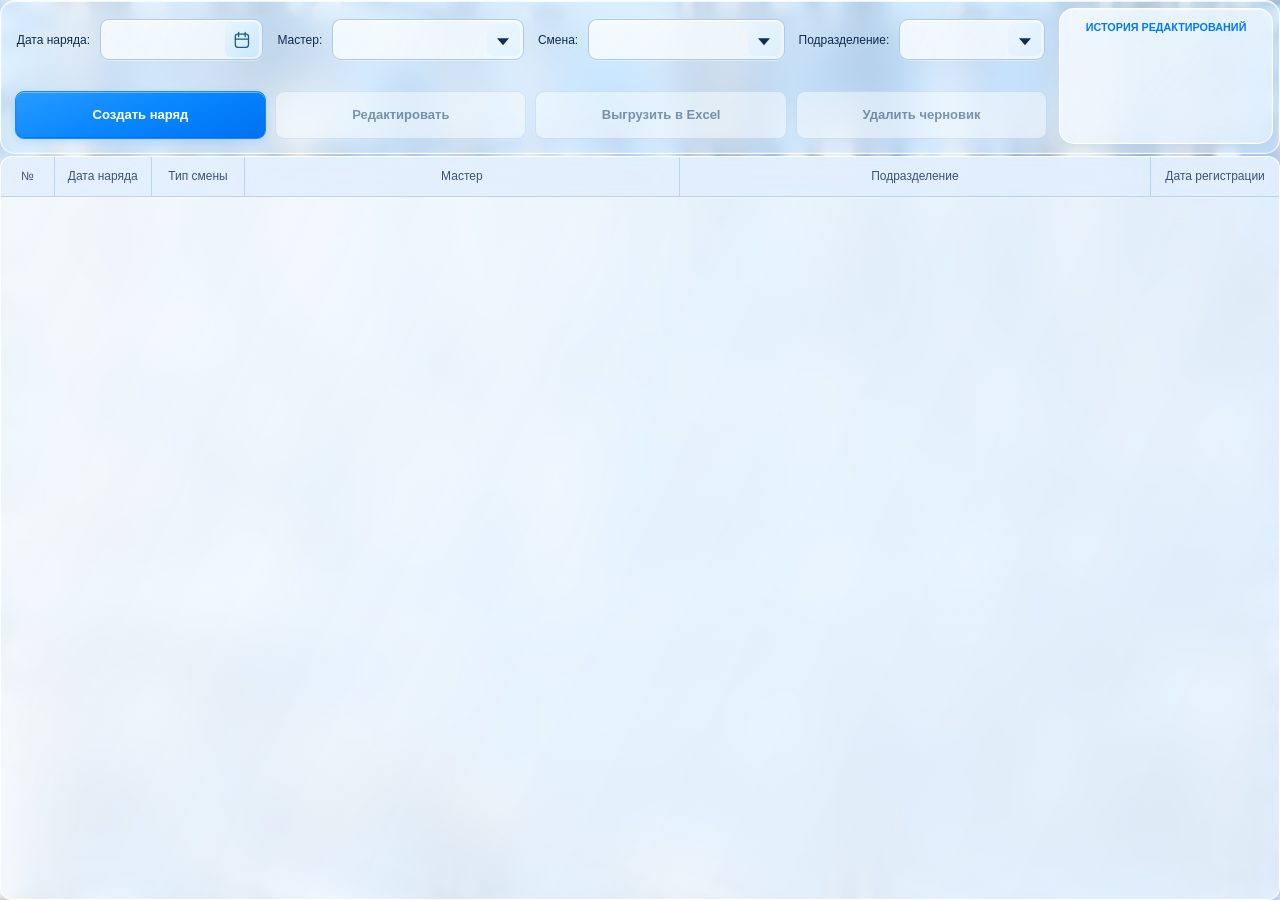
<file: smartorder/glass/index.html>
<!doctype html>
<html lang="ru" data-theme="light" data-embedded="true">
<head>
  <meta charset="utf-8">
  <meta name="viewport" content="width=device-width, initial-scale=1">
  <meta http-equiv="Content-Security-Policy" content="default-src 'self' qrc:; script-src 'self' qrc:; style-src 'self'; img-src 'self' data:; connect-src 'none'; object-src 'none'; frame-src 'none'; base-uri 'none'; form-action 'none'">
  <title>Smart Order — Формирование нарядов на работу</title>
  <script src="bootstrap.js"></script>
  <link rel="stylesheet" href="orders.css">
  <link rel="stylesheet" href="training.css">
</head>
<body>
  <svg class="icon-definitions" aria-hidden="true" xmlns="http://www.w3.org/2000/svg">
    <symbol id="i-calendar" viewBox="0 0 24 24"><rect x="4" y="5" width="16" height="16" rx="3"/><path d="M8 3v5m8-5v5M4 11h16"/></symbol>
    <symbol id="i-user" viewBox="0 0 24 24"><circle cx="12" cy="7" r="3.5"/><path d="M5 21v-3a7 7 0 0 1 14 0v3z"/></symbol>
    <symbol id="i-bell" viewBox="0 0 24 24"><path d="M5 17h14l-2-3V9a5 5 0 0 0-10 0v5zM10 21h4"/></symbol>
    <symbol id="i-book" viewBox="0 0 24 24"><path d="M12 5C9 2 5 2 2 4v16c3-2 7-2 10 1 3-3 7-3 10-1V4c-3-2-7-2-10 1v16"/></symbol>
    <symbol id="i-down" viewBox="0 0 24 24"><path d="m7 9 5 5 5-5"/></symbol>
    <symbol id="i-min" viewBox="0 0 24 24"><path d="M6 12h12"/></symbol>
    <symbol id="i-max" viewBox="0 0 24 24"><rect x="6" y="6" width="12" height="12" rx=".5"/></symbol>
    <symbol id="i-restore" viewBox="0 0 24 24"><path d="M9 6V3h12v12h-3"/><rect x="3" y="9" width="12" height="12" rx=".5"/></symbol>
    <symbol id="i-close" viewBox="0 0 24 24"><path d="m6 6 12 12M18 6 6 18"/></symbol>
    <symbol id="i-refresh" viewBox="0 0 24 24"><path d="M20 7v5h-5M4 17v-5h5M6.3 6.3A8 8 0 0 1 20 12M4 12a8 8 0 0 0 13.7 5.7"/></symbol>
    <symbol id="i-eye" viewBox="0 0 24 24"><path d="M2 12s4-7 10-7 10 7 10 7-4 7-10 7S2 12 2 12z"/><circle cx="12" cy="12" r="3"/></symbol>
    <symbol id="i-check" viewBox="0 0 24 24"><path d="m5 12 4 4L19 6"/></symbol>
    <symbol id="i-left" viewBox="0 0 24 24"><path d="m14 6-6 6 6 6"/></symbol>
    <symbol id="i-right" viewBox="0 0 24 24"><path d="m10 6 6 6-6 6"/></symbol>
  </svg>
  <main class="app-shell" id="app-shell" aria-label="Smart Order">
    <header class="titlebar" id="titlebar">
      <span class="title-mark" aria-hidden="true">⋮</span>
      <h1>Smart Order — Формирование нарядов на работу</h1>
      <div class="title-actions">
        <button class="notification-button" id="notifications" data-action="notifications" aria-label="Уведомления" hidden><svg><use href="#i-bell"/></svg><span id="notification-count"></span></button>
        <button class="notification-button" id="help" data-action="help" aria-label="Руководство" title="Руководство по разделу (F1)" hidden><svg><use href="#i-book"/></svg></button>
        <label class="theme-control"><span id="theme-label">Светлая тема</span><input id="theme" type="checkbox" role="switch" aria-label="Тёмная тема"><span class="switch-track" aria-hidden="true"></span></label>
        <button class="account-button" id="account" data-combo="workshop" role="combobox" aria-haspopup="listbox" aria-controls="glass-listbox" aria-expanded="false"><svg><use href="#i-user"/></svg><span id="account-label"></span><svg class="chevron"><use href="#i-down"/></svg></button>
        <div class="window-controls">
          <button data-action="minimize" aria-label="Свернуть" title="Свернуть"><svg><use href="#i-min"/></svg></button>
          <button data-action="maximize" aria-label="Развернуть" title="Развернуть / восстановить"><svg><use id="maximize-icon" href="#i-max"/></svg></button>
          <button class="close-button" data-action="close" aria-label="Закрыть" title="Закрыть"><svg><use href="#i-close"/></svg></button>
        </div>
      </div>
    </header>
    <div class="scale-toolbar">
      <label for="zoom">Масштаб:</label>
      <input id="zoom" type="range" min="50" max="200" step="1" value="100" aria-label="Масштаб интерфейса">
      <output for="zoom" id="zoom-value">100%</output>
      <span class="fullscreen-hint" id="fullscreen-hint">Esc — для полноэкранного режима</span>
    </div>
    <div class="workspace-scroll" id="workspace-scroll">
      <div class="workspace">
        <nav class="tabs" id="tabs" aria-label="Разделы программы"></nav>
        <section class="drafts-bar glass-panel" id="drafts-bar" hidden>
          <strong id="drafts-title">Ваши черновики</strong>
          <button class="action-button secondary" data-action="all_orders" id="all-orders">Все наряды</button>
        </section>
        <section class="orders-top glass-panel"><div class="access-overlay" id="access-overlay" hidden>Недоступно</div>
          <div class="orders-tools">
            <div class="filters-scroll" aria-label="Фильтры нарядов">
            <div class="filters">
              <div class="filter-cell date-cell"><span class="filter-label" id="date-label">Дата наряда:</span><button class="date-field input-surface" id="date" data-calendar="true" aria-haspopup="dialog" aria-controls="glass-calendar" aria-expanded="false" aria-labelledby="date-label date-value"><span id="date-value"></span><span class="field-icon"><svg><use href="#i-calendar"/></svg></span></button></div>
              <div class="filter-cell"><span class="filter-label" id="master-label">Мастер:</span><div class="select-wrap"><button class="combo-trigger input-surface" id="master-trigger" data-combo="master" role="combobox" aria-haspopup="listbox" aria-controls="glass-listbox" aria-expanded="false" aria-labelledby="master-label master-value"><span id="master-value"></span><span class="select-arrow" aria-hidden="true"></span></button><select id="master" data-filter="master" hidden aria-hidden="true" tabindex="-1"></select></div></div>
              <div class="filter-cell"><span class="filter-label" id="shift-label">Смена:</span><div class="select-wrap"><button class="combo-trigger input-surface" id="shift-trigger" data-combo="shift" role="combobox" aria-haspopup="listbox" aria-controls="glass-listbox" aria-expanded="false" aria-labelledby="shift-label shift-value"><span id="shift-value"></span><span class="select-arrow" aria-hidden="true"></span></button><select id="shift" data-filter="shift" hidden aria-hidden="true" tabindex="-1"></select></div></div>
              <div class="filter-cell"><span class="filter-label" id="department-label">Подразделение:</span><div class="select-wrap"><button class="combo-trigger input-surface" id="department-trigger" data-combo="department" role="combobox" aria-haspopup="listbox" aria-controls="glass-listbox" aria-expanded="false" aria-labelledby="department-label department-value"><span id="department-value"></span><span class="select-arrow" aria-hidden="true"></span></button><select id="department" data-filter="department" hidden aria-hidden="true" tabindex="-1"></select></div></div>
            </div>
            </div>
            <div class="order-actions" id="order-actions">

              <button class="action-button primary" data-action="create" id="create">Создать наряд</button>
              <button class="action-button secondary" data-action="edit" id="edit" disabled>Редактировать</button>
              <button class="action-button secondary" data-action="export" id="export" disabled>Выгрузить в Excel</button>
              <button class="action-button danger" data-action="delete" id="delete" disabled>Удалить черновик</button>
            </div>
          </div>
          <aside class="history-panel glass-panel" id="history-panel" aria-label="История редактирований">
            <div id="history-access" class="history-access" hidden>Недоступно</div><h2>ИСТОРИЯ РЕДАКТИРОВАНИЙ</h2>
            <ol id="history"></ol>
          </aside>
        </section>
        <section class="table-panel glass-panel" id="table-panel" aria-label="Наряды">
          <div class="table-scroll" id="table-scroll" tabindex="0" aria-label="Таблица нарядов">
            <table id="orders-table" aria-label="Список нарядов">
              <colgroup><col class="col-number"><col class="col-date"><col class="col-shift"><col class="col-master"><col class="col-department"><col class="col-registration"></colgroup>
              <thead><tr><th scope="col">№</th><th scope="col">Дата наряда</th><th scope="col">Тип смены</th><th scope="col">Мастер</th><th scope="col">Подразделение</th><th scope="col">Дата регистрации</th></tr></thead>
              <tbody id="order-rows"></tbody>
            </table>
          </div>
          <div class="empty-orders" id="empty-orders" hidden><img src="assets/empty-state.svg" width="112" height="112" alt=""><span id="empty-message">Для начала работы создайте наряд.</span></div>
        </section>
      </div>
    </div>
  </main>
  <section class="glass-popover" id="glass-popup" hidden>
    <div class="popup-heading" id="popup-heading" hidden></div>
    <input class="popup-search" id="popup-search" type="search" placeholder="Поиск…" aria-label="Поиск в списке" autocomplete="off" hidden>
    <div id="glass-listbox" role="listbox" aria-label="Выбор значения"></div>
    <div class="popup-empty" id="popup-empty" hidden>Ничего не найдено</div>
  </section>
  <section class="glass-popover calendar-popup" id="glass-calendar" role="dialog" aria-label="Выбор даты или периода" hidden>
    <div class="calendar-heading"><button data-cal="previous" aria-label="Предыдущий месяц"><svg><use href="#i-left"/></svg></button><strong id="calendar-month"></strong><button data-cal="next" aria-label="Следующий месяц"><svg><use href="#i-right"/></svg></button></div>
    <p class="calendar-hint" id="calendar-hint">Выберите дату или начало периода</p>
    <div class="calendar-weekdays" aria-hidden="true"><span>Пн</span><span>Вт</span><span>Ср</span><span>Чт</span><span>Пт</span><span>Сб</span><span>Вс</span></div>
    <div class="calendar-days" id="calendar-days"></div>
    <div class="calendar-period" id="calendar-period"></div>
    <div class="calendar-footer"><button data-cal="today">Сегодня</button><button data-cal="cancel">Отмена</button><button class="calendar-apply" data-cal="apply">Применить</button></div>
  </section>
  <div class="context-menu glass-panel" id="context-menu" role="menu" hidden>
    <button data-action="view" role="menuitem">Просмотреть наряд</button>
    <button data-action="edit" id="context-edit" role="menuitem">Редактировать</button>
    <button data-action="export" id="context-export" role="menuitem">Выгрузить в EXCEL</button>
    <button data-action="delete" id="context-delete" role="menuitem">Удалить черновик</button>
  </div>
  <div id="toast" role="status" aria-live="polite" hidden></div>
  <div class="resize-corner" id="resize-corner" aria-hidden="true"></div>
  <script src="liquid-motion.js"></script>
  <script src="calendar.js"></script>
  <script src="glass-popovers.js"></script>
  <script src="qrc:///qtwebchannel/qwebchannel.js"></script>
  <script src="orders.js"></script>
  <script src="training.js"></script>
</body>
</html>
</file>
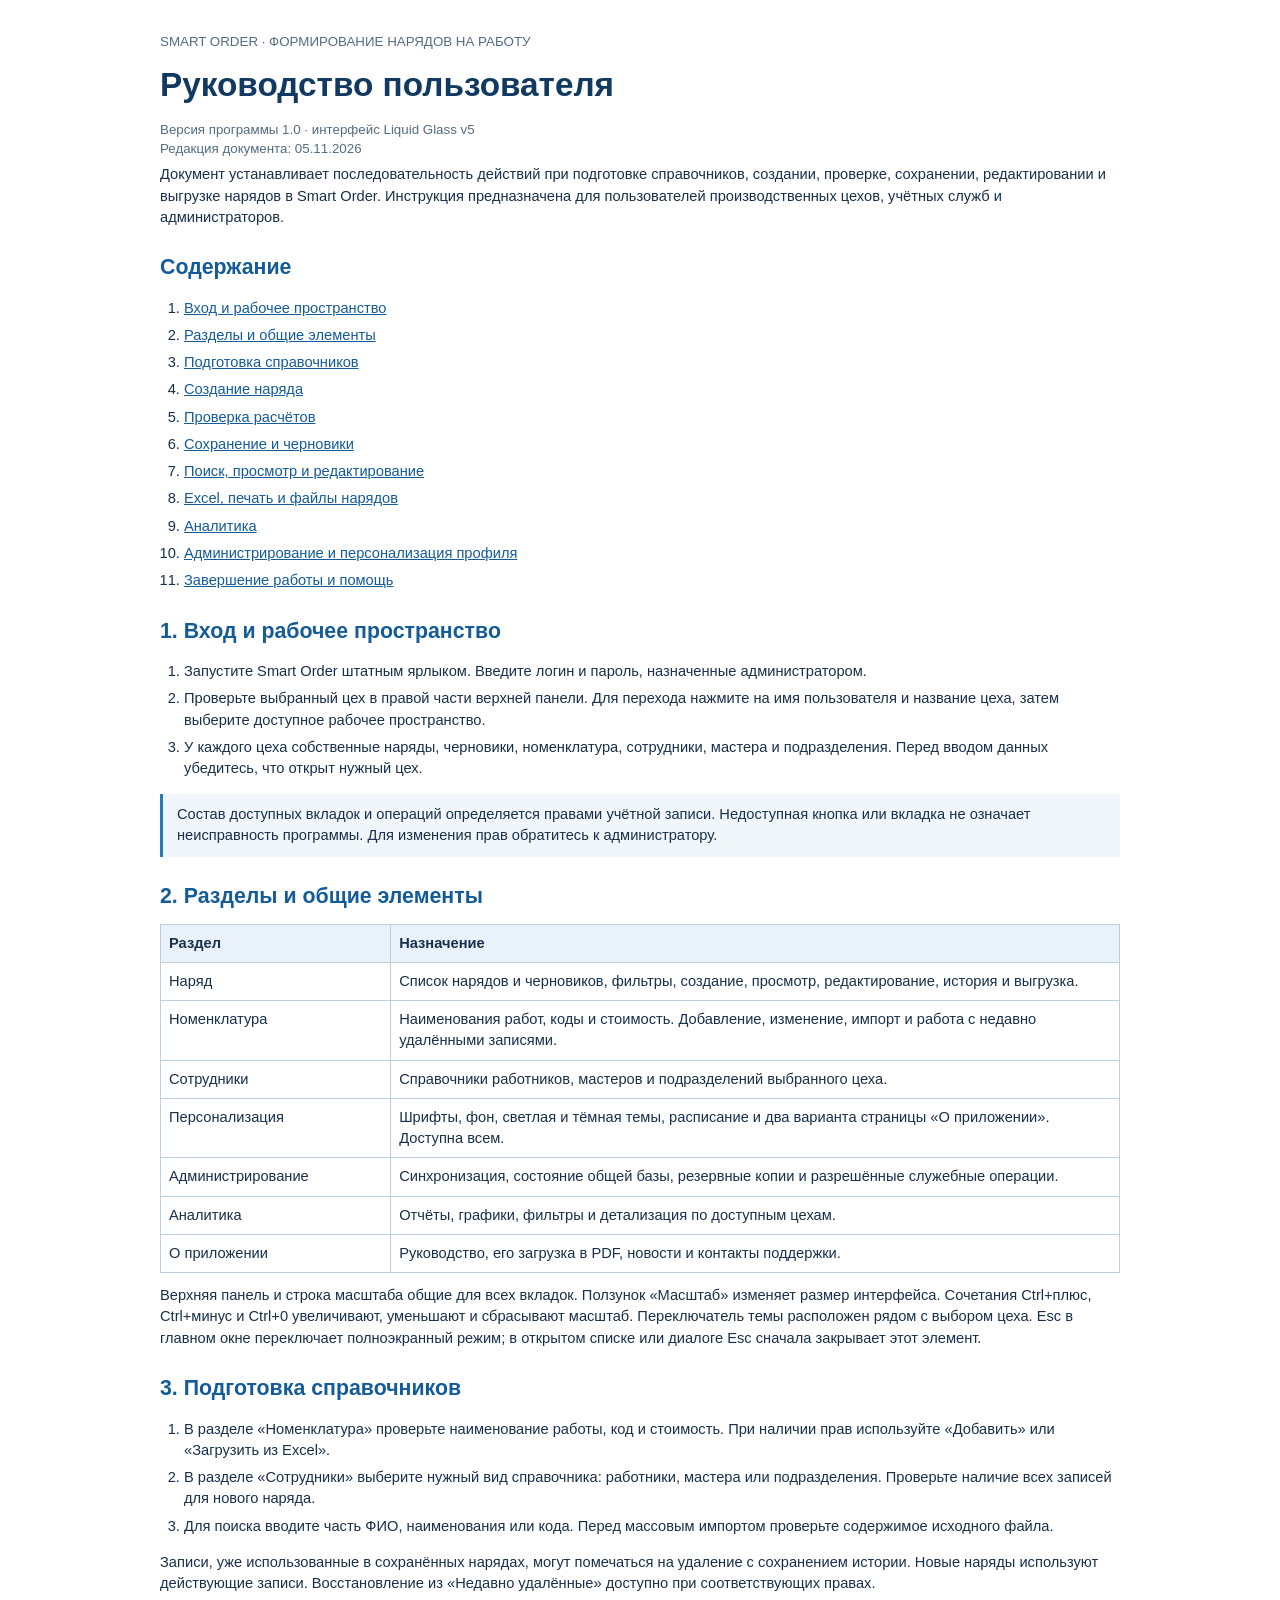
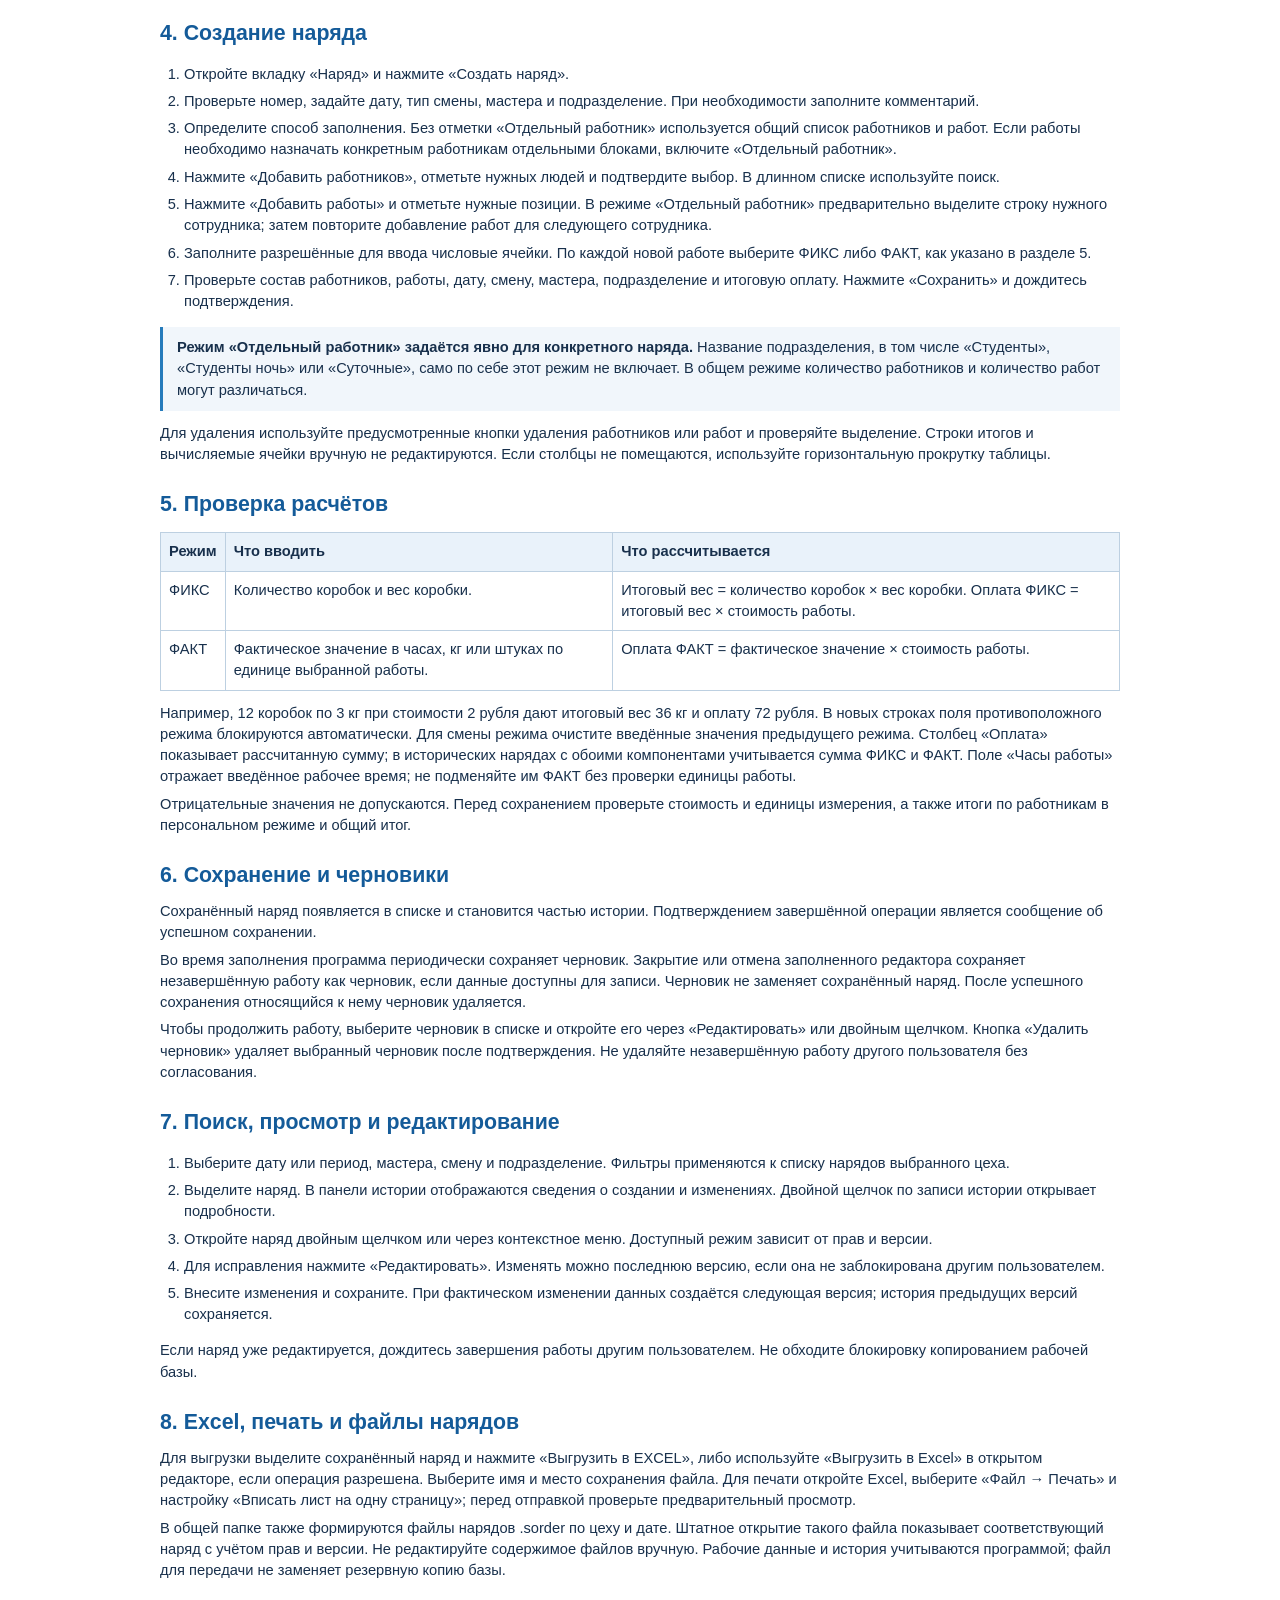
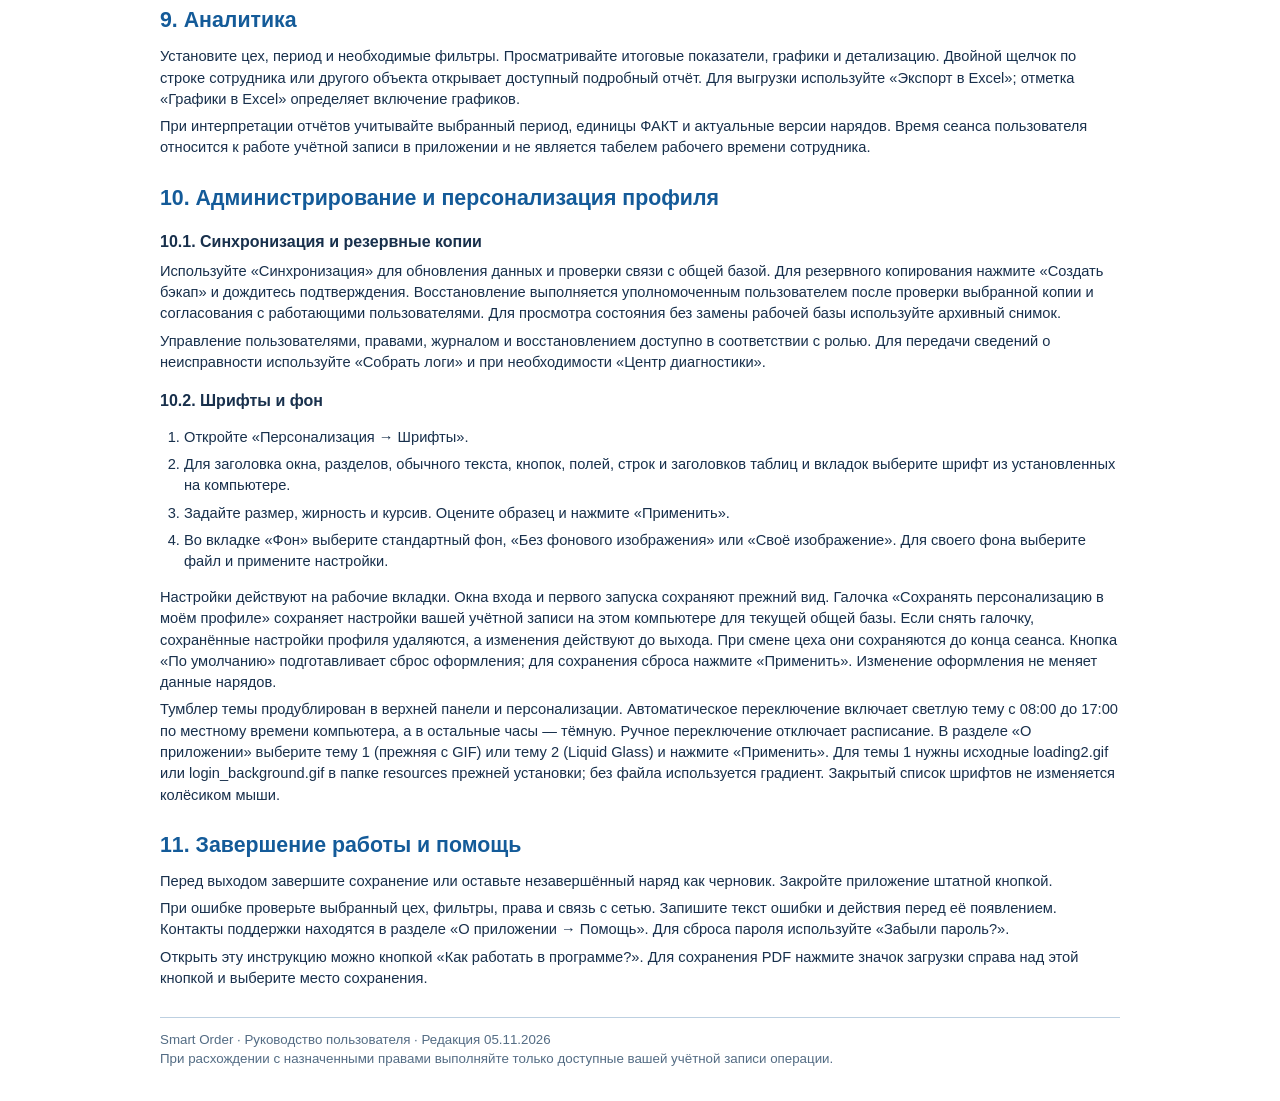
<file: docs/SmartOrder_User_Guide_v5.html>
<!doctype html>
<html lang="ru"><head><meta charset="utf-8"><title>Smart Order — Руководство пользователя</title>
<style>
body{font-family:'Segoe UI',Arial,sans-serif;font-size:11pt;color:#18304c;line-height:1.45;max-width:960px;margin:32px auto;padding:0 28px}
h1{font-size:25pt;color:#123961;margin:10px 0}h2{font-size:16pt;color:#145b99;margin:24px 0 10px;page-break-after:avoid}
h3{font-size:12pt;color:#18304c;margin:16px 0 8px;page-break-after:avoid}p,li{margin:6px 0}
table{border-collapse:collapse;width:100%;margin:12px 0}th,td{border:1px solid #bdd0e1;padding:8px;text-align:left;vertical-align:top}th{background:#e9f2fa}
.meta{color:#536c84;font-size:10pt}.note{border-left:3px solid #267bbb;background:#f1f6fb;padding:10px 14px;margin:12px 0}.footer{border-top:1px solid #bdd0e1;padding-top:12px;margin-top:28px;font-size:10pt;color:#536c84}
a{color:#145b99}ol,ul{padding-left:24px}@media print{body{max-width:none;margin:0;padding:0}a{color:#18304c;text-decoration:none}}
</style></head><body>
<p class="meta">SMART ORDER · ФОРМИРОВАНИЕ НАРЯДОВ НА РАБОТУ</p>
<h1>Руководство пользователя</h1>
<p class="meta">Версия программы 1.0 · интерфейс Liquid Glass v5<br>Редакция документа: 05.11.2026</p>
<p>Документ устанавливает последовательность действий при подготовке справочников,
создании, проверке, сохранении, редактировании и выгрузке нарядов в Smart Order.
Инструкция предназначена для пользователей производственных цехов, учётных служб и администраторов.</p>
<h2>Содержание</h2>
<ol><li><a href="#access">Вход и рабочее пространство</a></li><li><a href="#interface">Разделы и общие элементы</a></li>
<li><a href="#references">Подготовка справочников</a></li><li><a href="#create">Создание наряда</a></li>
<li><a href="#calculation">Проверка расчётов</a></li><li><a href="#drafts">Сохранение и черновики</a></li>
<li><a href="#versions">Поиск, просмотр и редактирование</a></li><li><a href="#export">Excel, печать и файлы нарядов</a></li>
<li><a href="#analytics">Аналитика</a></li><li><a href="#admin">Администрирование и персонализация профиля</a></li>
<li><a href="#support">Завершение работы и помощь</a></li></ol>
<h2 id="access">1. Вход и рабочее пространство</h2>
<ol><li>Запустите Smart Order штатным ярлыком. Введите логин и пароль, назначенные администратором.</li>
<li>Проверьте выбранный цех в правой части верхней панели. Для перехода нажмите на имя пользователя и название цеха, затем выберите доступное рабочее пространство.</li>
<li>У каждого цеха собственные наряды, черновики, номенклатура, сотрудники, мастера и подразделения. Перед вводом данных убедитесь, что открыт нужный цех.</li></ol>
<div class="note">Состав доступных вкладок и операций определяется правами учётной записи. Недоступная кнопка или вкладка не означает неисправность программы. Для изменения прав обратитесь к администратору.</div>
<h2 id="interface">2. Разделы и общие элементы</h2>
<table><tr><th width="24%">Раздел</th><th width="76%">Назначение</th></tr>
<tr><td>Наряд</td><td>Список нарядов и черновиков, фильтры, создание, просмотр, редактирование, история и выгрузка.</td></tr>
<tr><td>Номенклатура</td><td>Наименования работ, коды и стоимость. Добавление, изменение, импорт и работа с недавно удалёнными записями.</td></tr>
<tr><td>Сотрудники</td><td>Справочники работников, мастеров и подразделений выбранного цеха.</td></tr>
<tr><td>Персонализация</td><td>Шрифты, фон, светлая и тёмная темы, расписание и два варианта страницы «О приложении». Доступна всем.</td></tr>
<tr><td>Администрирование</td><td>Синхронизация, состояние общей базы, резервные копии и разрешённые служебные операции.</td></tr>
<tr><td>Аналитика</td><td>Отчёты, графики, фильтры и детализация по доступным цехам.</td></tr>
<tr><td>О приложении</td><td>Руководство, его загрузка в PDF, новости и контакты поддержки.</td></tr></table>
<p>Верхняя панель и строка масштаба общие для всех вкладок. Ползунок «Масштаб» изменяет размер интерфейса.
Сочетания Ctrl+плюс, Ctrl+минус и Ctrl+0 увеличивают, уменьшают и сбрасывают масштаб.
Переключатель темы расположен рядом с выбором цеха. Esc в главном окне переключает полноэкранный режим;
в открытом списке или диалоге Esc сначала закрывает этот элемент.</p>
<h2 id="references">3. Подготовка справочников</h2>
<ol><li>В разделе «Номенклатура» проверьте наименование работы, код и стоимость. При наличии прав используйте «Добавить» или «Загрузить из Excel».</li>
<li>В разделе «Сотрудники» выберите нужный вид справочника: работники, мастера или подразделения. Проверьте наличие всех записей для нового наряда.</li>
<li>Для поиска вводите часть ФИО, наименования или кода. Перед массовым импортом проверьте содержимое исходного файла.</li></ol>
<p>Записи, уже использованные в сохранённых нарядах, могут помечаться на удаление с сохранением истории.
Новые наряды используют действующие записи. Восстановление из «Недавно удалённые» доступно при соответствующих правах.</p>
<h2 id="create">4. Создание наряда</h2>
<ol><li>Откройте вкладку «Наряд» и нажмите «Создать наряд».</li>
<li>Проверьте номер, задайте дату, тип смены, мастера и подразделение. При необходимости заполните комментарий.</li>
<li>Определите способ заполнения. Без отметки «Отдельный работник» используется общий список работников и работ.
Если работы необходимо назначать конкретным работникам отдельными блоками, включите «Отдельный работник».</li>
<li>Нажмите «Добавить работников», отметьте нужных людей и подтвердите выбор. В длинном списке используйте поиск.</li>
<li>Нажмите «Добавить работы» и отметьте нужные позиции. В режиме «Отдельный работник» предварительно выделите строку нужного сотрудника; затем повторите добавление работ для следующего сотрудника.</li>
<li>Заполните разрешённые для ввода числовые ячейки. По каждой новой работе выберите ФИКС либо ФАКТ, как указано в разделе 5.</li>
<li>Проверьте состав работников, работы, дату, смену, мастера, подразделение и итоговую оплату. Нажмите «Сохранить» и дождитесь подтверждения.</li></ol>
<div class="note"><b>Режим «Отдельный работник» задаётся явно для конкретного наряда.</b>
Название подразделения, в том числе «Студенты», «Студенты ночь» или «Суточные», само по себе этот режим не включает.
В общем режиме количество работников и количество работ могут различаться.</div>
<p>Для удаления используйте предусмотренные кнопки удаления работников или работ и проверяйте выделение.
Строки итогов и вычисляемые ячейки вручную не редактируются. Если столбцы не помещаются, используйте горизонтальную прокрутку таблицы.</p>
<h2 id="calculation">5. Проверка расчётов</h2>
<table><tr><th>Режим</th><th>Что вводить</th><th>Что рассчитывается</th></tr>
<tr><td>ФИКС</td><td>Количество коробок и вес коробки.</td><td>Итоговый вес = количество коробок × вес коробки. Оплата ФИКС = итоговый вес × стоимость работы.</td></tr>
<tr><td>ФАКТ</td><td>Фактическое значение в часах, кг или штуках по единице выбранной работы.</td><td>Оплата ФАКТ = фактическое значение × стоимость работы.</td></tr></table>
<p>Например, 12 коробок по 3 кг при стоимости 2 рубля дают итоговый вес 36 кг и оплату 72 рубля.
В новых строках поля противоположного режима блокируются автоматически. Для смены режима очистите введённые значения предыдущего режима.
Столбец «Оплата» показывает рассчитанную сумму; в исторических нарядах с обоими компонентами учитывается сумма ФИКС и ФАКТ.
Поле «Часы работы» отражает введённое рабочее время; не подменяйте им ФАКТ без проверки единицы работы.</p>
<p>Отрицательные значения не допускаются. Перед сохранением проверьте стоимость и единицы измерения, а также итоги по работникам в персональном режиме и общий итог.</p>
<h2 id="drafts">6. Сохранение и черновики</h2>
<p>Сохранённый наряд появляется в списке и становится частью истории. Подтверждением завершённой операции является сообщение об успешном сохранении.</p>
<p>Во время заполнения программа периодически сохраняет черновик. Закрытие или отмена заполненного редактора сохраняет незавершённую работу как черновик,
если данные доступны для записи. Черновик не заменяет сохранённый наряд. После успешного сохранения относящийся к нему черновик удаляется.</p>
<p>Чтобы продолжить работу, выберите черновик в списке и откройте его через «Редактировать» или двойным щелчком.
Кнопка «Удалить черновик» удаляет выбранный черновик после подтверждения. Не удаляйте незавершённую работу другого пользователя без согласования.</p>
<h2 id="versions">7. Поиск, просмотр и редактирование</h2>
<ol><li>Выберите дату или период, мастера, смену и подразделение. Фильтры применяются к списку нарядов выбранного цеха.</li>
<li>Выделите наряд. В панели истории отображаются сведения о создании и изменениях. Двойной щелчок по записи истории открывает подробности.</li>
<li>Откройте наряд двойным щелчком или через контекстное меню. Доступный режим зависит от прав и версии.</li>
<li>Для исправления нажмите «Редактировать». Изменять можно последнюю версию, если она не заблокирована другим пользователем.</li>
<li>Внесите изменения и сохраните. При фактическом изменении данных создаётся следующая версия; история предыдущих версий сохраняется.</li></ol>
<p>Если наряд уже редактируется, дождитесь завершения работы другим пользователем. Не обходите блокировку копированием рабочей базы.</p>
<h2 id="export">8. Excel, печать и файлы нарядов</h2>
<p>Для выгрузки выделите сохранённый наряд и нажмите «Выгрузить в EXCEL», либо используйте «Выгрузить в Excel» в открытом редакторе,
если операция разрешена. Выберите имя и место сохранения файла. Для печати откройте Excel, выберите «Файл → Печать»
и настройку «Вписать лист на одну страницу»; перед отправкой проверьте предварительный просмотр.</p>
<p>В общей папке также формируются файлы нарядов .sorder по цеху и дате. Штатное открытие такого файла показывает соответствующий наряд с учётом прав и версии.
Не редактируйте содержимое файлов вручную. Рабочие данные и история учитываются программой; файл для передачи не заменяет резервную копию базы.</p>
<h2 id="analytics">9. Аналитика</h2>
<p>Установите цех, период и необходимые фильтры. Просматривайте итоговые показатели, графики и детализацию.
Двойной щелчок по строке сотрудника или другого объекта открывает доступный подробный отчёт.
Для выгрузки используйте «Экспорт в Excel»; отметка «Графики в Excel» определяет включение графиков.</p>
<p>При интерпретации отчётов учитывайте выбранный период, единицы ФАКТ и актуальные версии нарядов.
Время сеанса пользователя относится к работе учётной записи в приложении и не является табелем рабочего времени сотрудника.</p>
<h2 id="admin">10. Администрирование и персонализация профиля</h2>
<h3>10.1. Синхронизация и резервные копии</h3>
<p>Используйте «Синхронизация» для обновления данных и проверки связи с общей базой.
Для резервного копирования нажмите «Создать бэкап» и дождитесь подтверждения. Восстановление выполняется уполномоченным пользователем
после проверки выбранной копии и согласования с работающими пользователями. Для просмотра состояния без замены рабочей базы используйте архивный снимок.</p>
<p>Управление пользователями, правами, журналом и восстановлением доступно в соответствии с ролью. Для передачи сведений о неисправности используйте «Собрать логи» и при необходимости «Центр диагностики».</p>
<h3>10.2. Шрифты и фон</h3>
<ol><li>Откройте «Персонализация → Шрифты».</li>
<li>Для заголовка окна, разделов, обычного текста, кнопок, полей, строк и заголовков таблиц и вкладок выберите шрифт из установленных на компьютере.</li>
<li>Задайте размер, жирность и курсив. Оцените образец и нажмите «Применить».</li>
<li>Во вкладке «Фон» выберите стандартный фон, «Без фонового изображения» или «Своё изображение». Для своего фона выберите файл и примените настройки.</li></ol>
<p>Настройки действуют на рабочие вкладки. Окна входа и первого запуска сохраняют прежний вид. Галочка «Сохранять персонализацию в моём профиле» сохраняет настройки вашей учётной записи на этом компьютере для текущей общей базы. Если снять галочку, сохранённые настройки профиля удаляются, а изменения действуют до выхода. При смене цеха они сохраняются до конца сеанса. Кнопка «По умолчанию» подготавливает сброс оформления;
для сохранения сброса нажмите «Применить». Изменение оформления не меняет данные нарядов.</p>
<p>Тумблер темы продублирован в верхней панели и персонализации. Автоматическое переключение включает светлую тему с 08:00 до 17:00 по местному времени компьютера, а в остальные часы — тёмную. Ручное переключение отключает расписание. В разделе «О приложении» выберите тему 1 (прежняя с GIF) или тему 2 (Liquid Glass) и нажмите «Применить». Для темы 1 нужны исходные loading2.gif или login_background.gif в папке resources прежней установки; без файла используется градиент. Закрытый список шрифтов не изменяется колёсиком мыши.</p>
<h2 id="support">11. Завершение работы и помощь</h2>
<p>Перед выходом завершите сохранение или оставьте незавершённый наряд как черновик. Закройте приложение штатной кнопкой.</p>
<p>При ошибке проверьте выбранный цех, фильтры, права и связь с сетью. Запишите текст ошибки и действия перед её появлением.
Контакты поддержки находятся в разделе «О приложении → Помощь». Для сброса пароля используйте «Забыли пароль?».</p>
<p>Открыть эту инструкцию можно кнопкой «Как работать в программе?».
Для сохранения PDF нажмите значок загрузки справа над этой кнопкой и выберите место сохранения.</p>
<div class="footer">Smart Order · Руководство пользователя · Редакция 05.11.2026<br>При расхождении с назначенными правами выполняйте только доступные вашей учётной записи операции.</div>
</body></html>
</file>
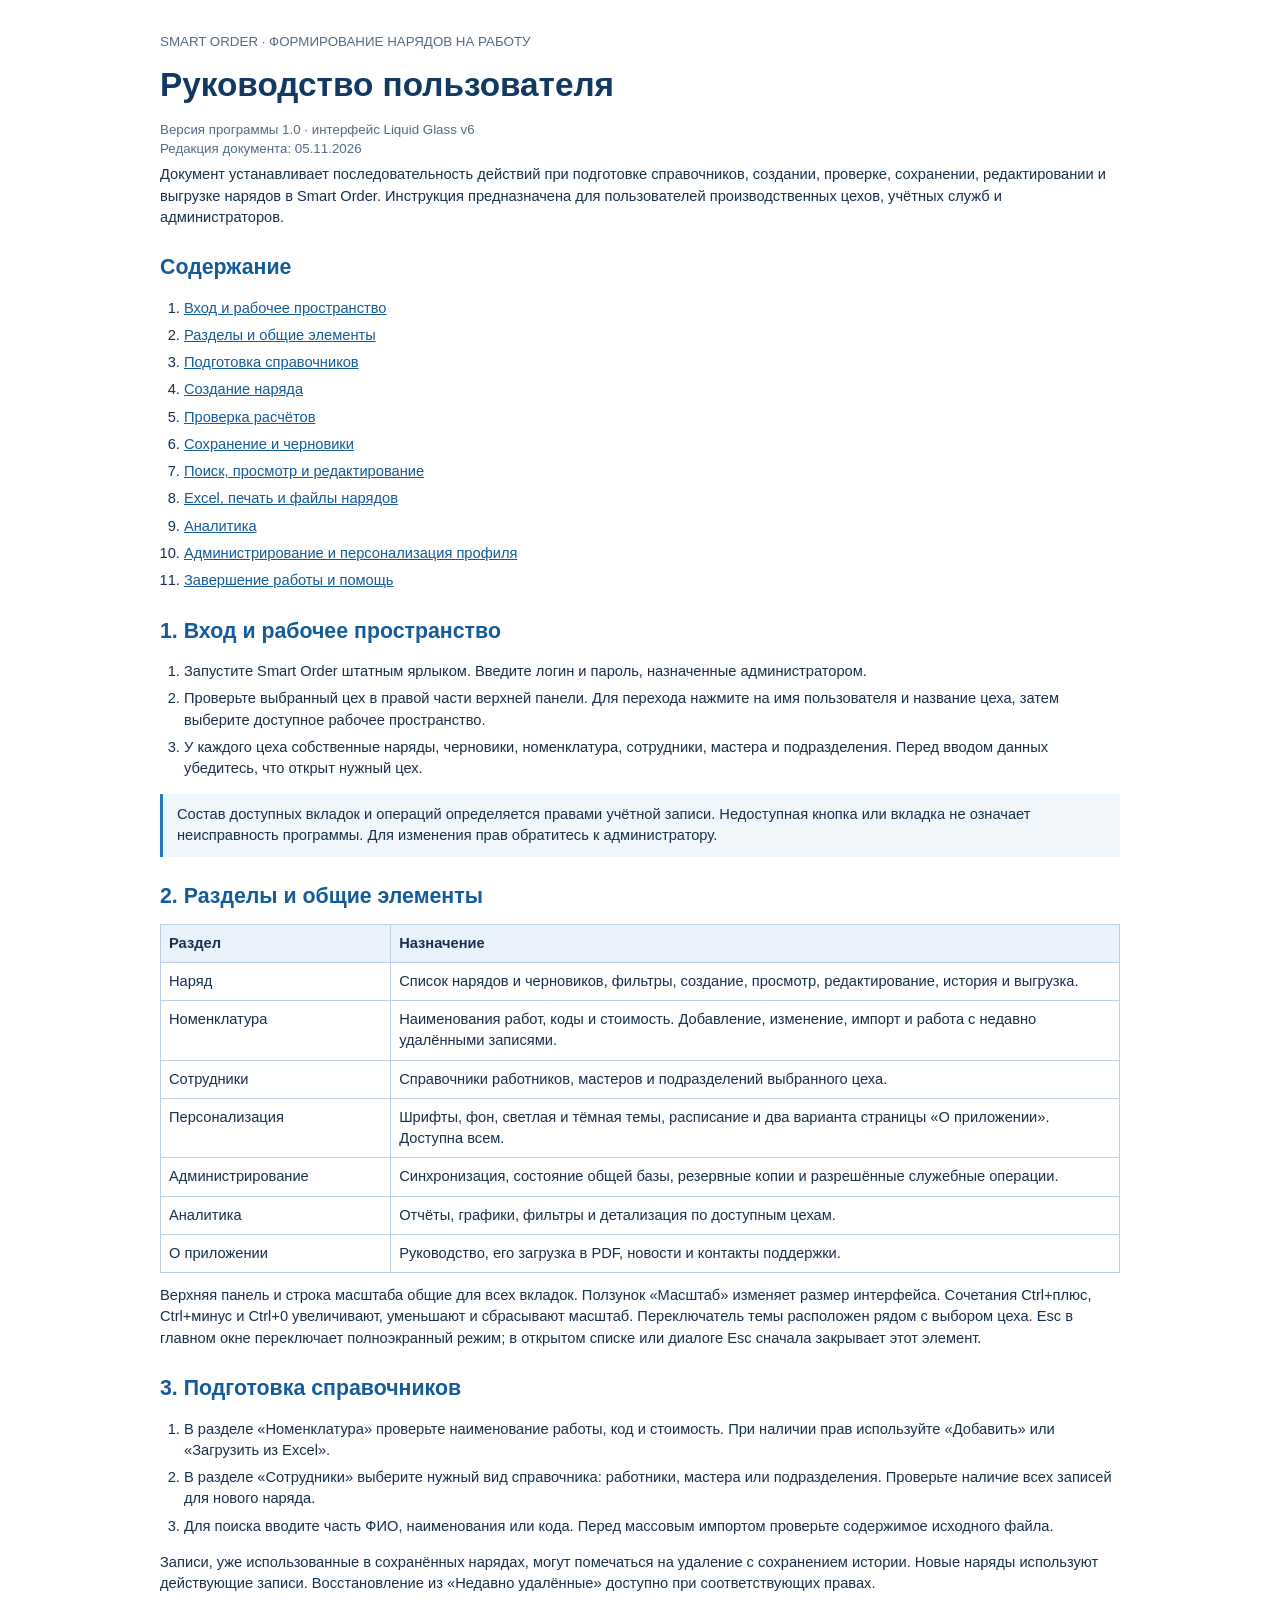
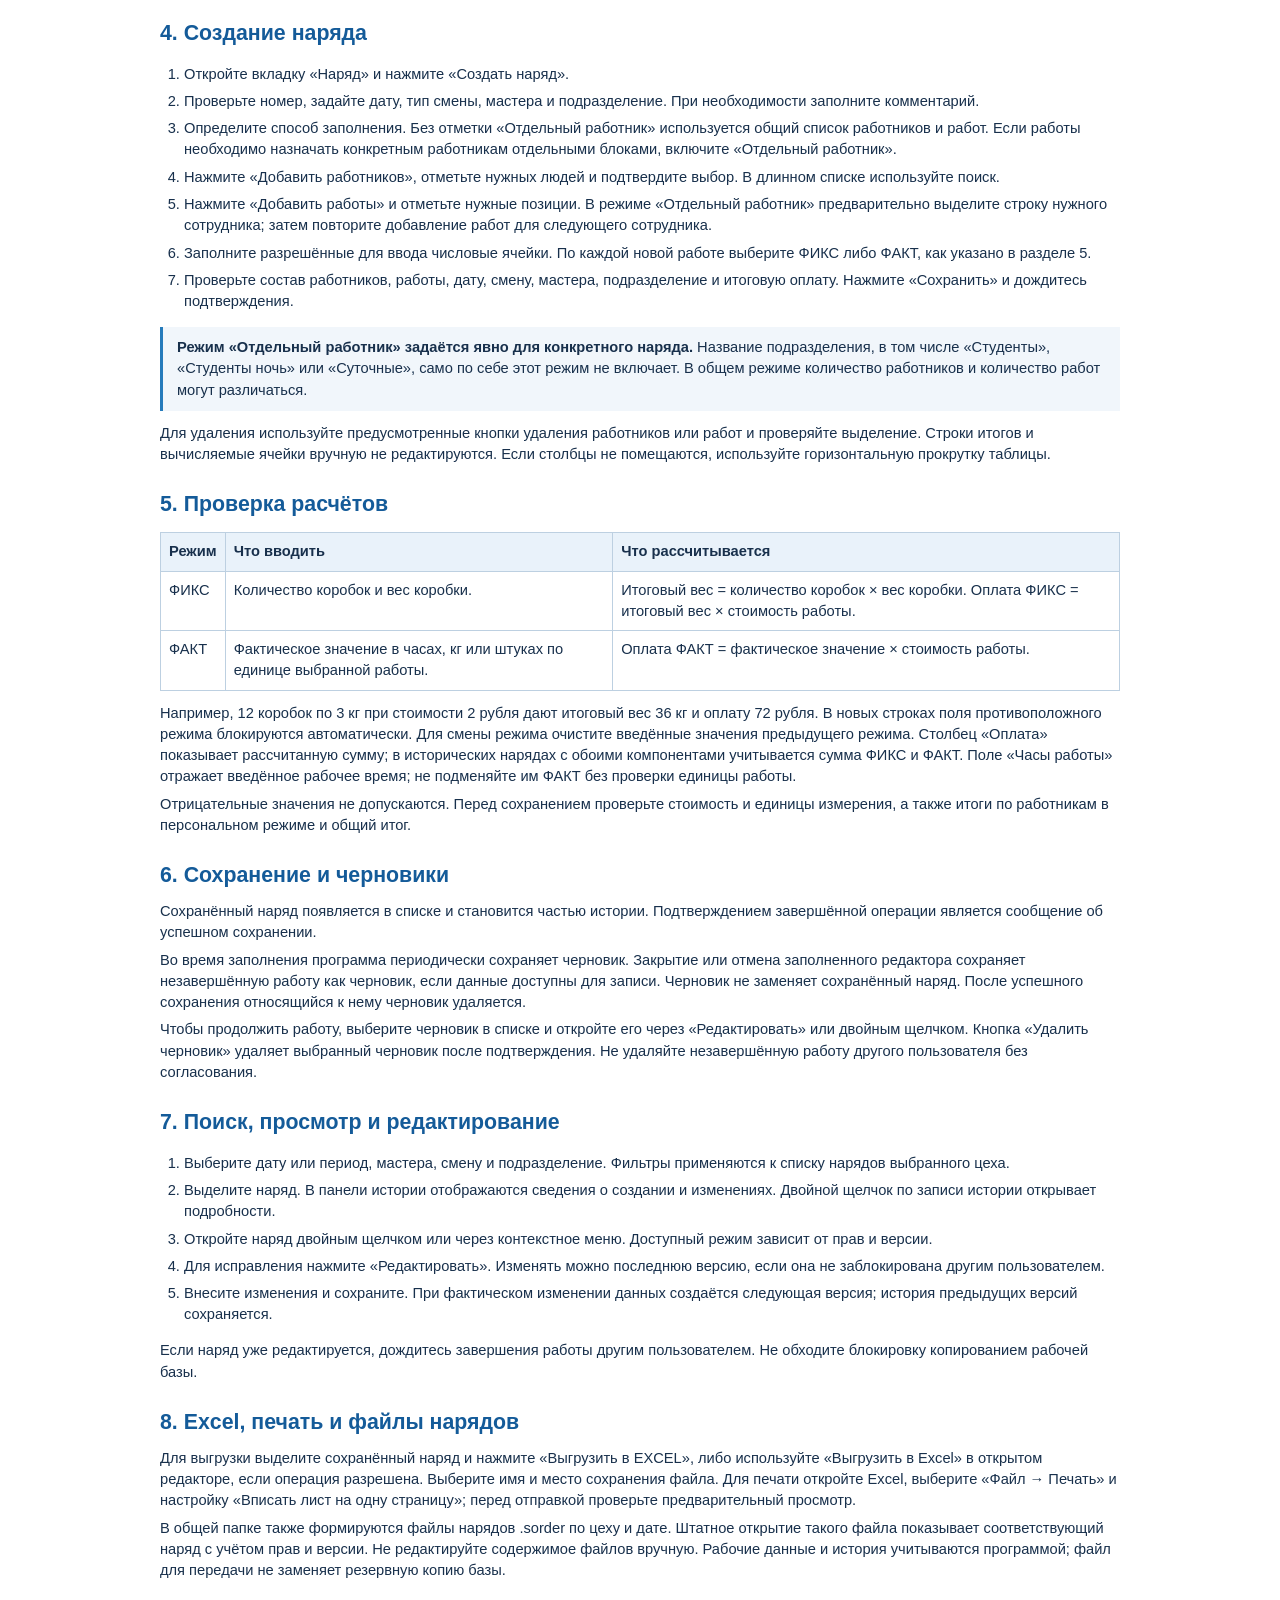
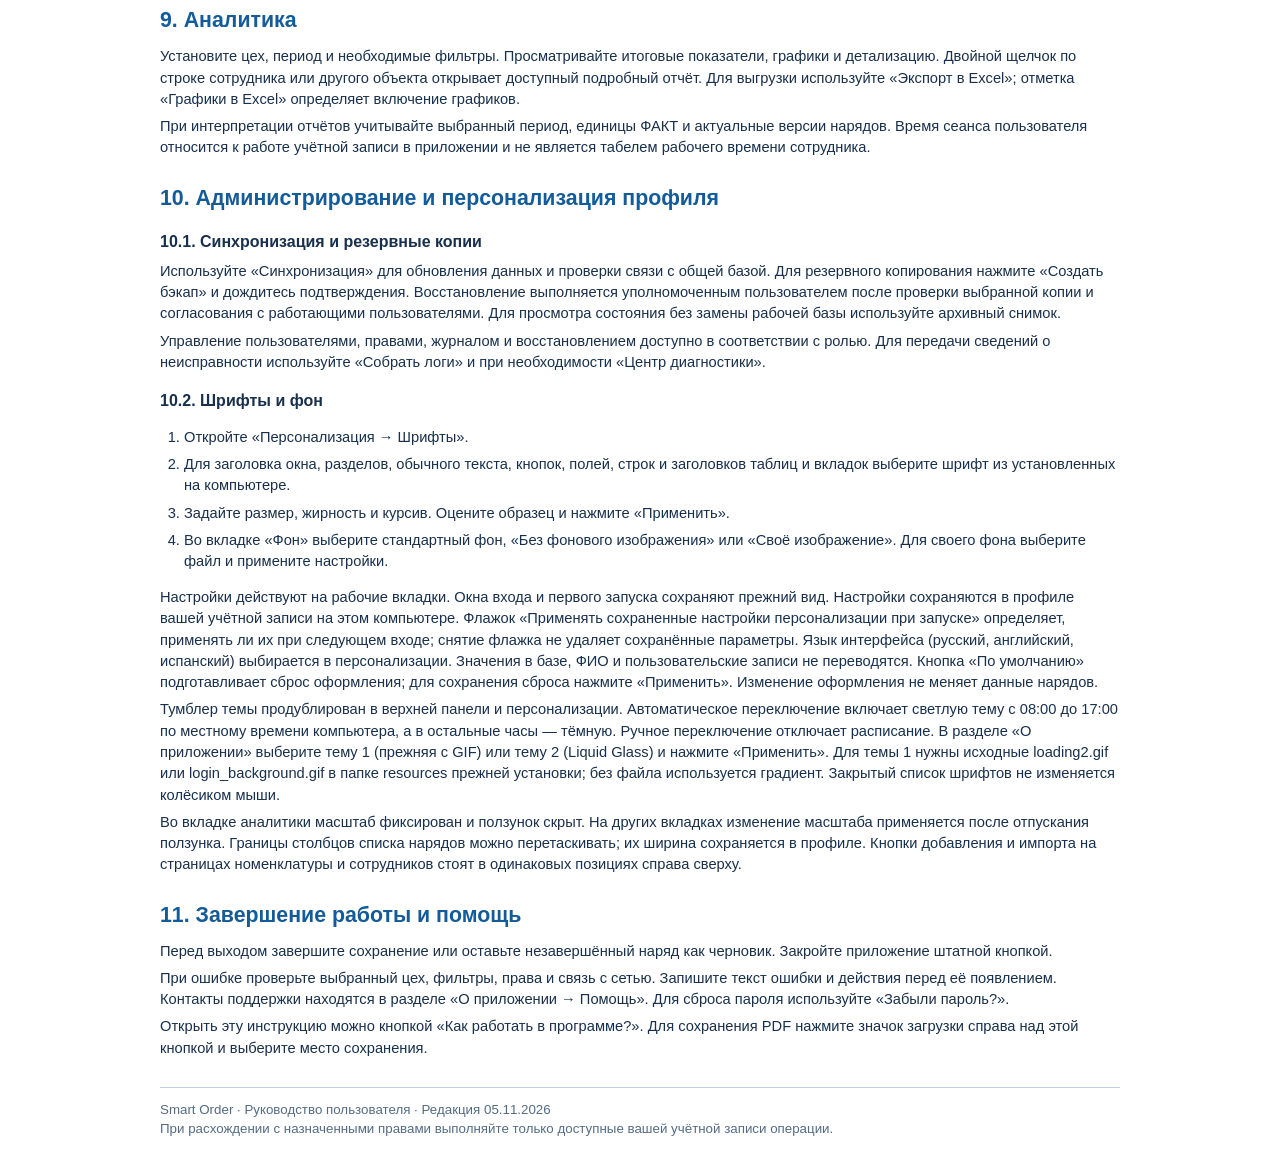
<file: docs/SmartOrder_User_Guide_v6.html>
<!doctype html>
<html lang="ru"><head><meta charset="utf-8"><title>Smart Order — Руководство пользователя</title>
<style>
body{font-family:'Segoe UI',Arial,sans-serif;font-size:11pt;color:#18304c;line-height:1.45;max-width:960px;margin:32px auto;padding:0 28px}
h1{font-size:25pt;color:#123961;margin:10px 0}h2{font-size:16pt;color:#145b99;margin:24px 0 10px;page-break-after:avoid}
h3{font-size:12pt;color:#18304c;margin:16px 0 8px;page-break-after:avoid}p,li{margin:6px 0}
table{border-collapse:collapse;width:100%;margin:12px 0}th,td{border:1px solid #bdd0e1;padding:8px;text-align:left;vertical-align:top}th{background:#e9f2fa}
.meta{color:#536c84;font-size:10pt}.note{border-left:3px solid #267bbb;background:#f1f6fb;padding:10px 14px;margin:12px 0}.footer{border-top:1px solid #bdd0e1;padding-top:12px;margin-top:28px;font-size:10pt;color:#536c84}
a{color:#145b99}ol,ul{padding-left:24px}@media print{body{max-width:none;margin:0;padding:0}a{color:#18304c;text-decoration:none}}
</style></head><body>
<p class="meta">SMART ORDER · ФОРМИРОВАНИЕ НАРЯДОВ НА РАБОТУ</p>
<h1>Руководство пользователя</h1>
<p class="meta">Версия программы 1.0 · интерфейс Liquid Glass v6<br>Редакция документа: 05.11.2026</p>
<p>Документ устанавливает последовательность действий при подготовке справочников,
создании, проверке, сохранении, редактировании и выгрузке нарядов в Smart Order.
Инструкция предназначена для пользователей производственных цехов, учётных служб и администраторов.</p>
<h2>Содержание</h2>
<ol><li><a href="#access">Вход и рабочее пространство</a></li><li><a href="#interface">Разделы и общие элементы</a></li>
<li><a href="#references">Подготовка справочников</a></li><li><a href="#create">Создание наряда</a></li>
<li><a href="#calculation">Проверка расчётов</a></li><li><a href="#drafts">Сохранение и черновики</a></li>
<li><a href="#versions">Поиск, просмотр и редактирование</a></li><li><a href="#export">Excel, печать и файлы нарядов</a></li>
<li><a href="#analytics">Аналитика</a></li><li><a href="#admin">Администрирование и персонализация профиля</a></li>
<li><a href="#support">Завершение работы и помощь</a></li></ol>
<h2 id="access">1. Вход и рабочее пространство</h2>
<ol><li>Запустите Smart Order штатным ярлыком. Введите логин и пароль, назначенные администратором.</li>
<li>Проверьте выбранный цех в правой части верхней панели. Для перехода нажмите на имя пользователя и название цеха, затем выберите доступное рабочее пространство.</li>
<li>У каждого цеха собственные наряды, черновики, номенклатура, сотрудники, мастера и подразделения. Перед вводом данных убедитесь, что открыт нужный цех.</li></ol>
<div class="note">Состав доступных вкладок и операций определяется правами учётной записи. Недоступная кнопка или вкладка не означает неисправность программы. Для изменения прав обратитесь к администратору.</div>
<h2 id="interface">2. Разделы и общие элементы</h2>
<table><tr><th width="24%">Раздел</th><th width="76%">Назначение</th></tr>
<tr><td>Наряд</td><td>Список нарядов и черновиков, фильтры, создание, просмотр, редактирование, история и выгрузка.</td></tr>
<tr><td>Номенклатура</td><td>Наименования работ, коды и стоимость. Добавление, изменение, импорт и работа с недавно удалёнными записями.</td></tr>
<tr><td>Сотрудники</td><td>Справочники работников, мастеров и подразделений выбранного цеха.</td></tr>
<tr><td>Персонализация</td><td>Шрифты, фон, светлая и тёмная темы, расписание и два варианта страницы «О приложении». Доступна всем.</td></tr>
<tr><td>Администрирование</td><td>Синхронизация, состояние общей базы, резервные копии и разрешённые служебные операции.</td></tr>
<tr><td>Аналитика</td><td>Отчёты, графики, фильтры и детализация по доступным цехам.</td></tr>
<tr><td>О приложении</td><td>Руководство, его загрузка в PDF, новости и контакты поддержки.</td></tr></table>
<p>Верхняя панель и строка масштаба общие для всех вкладок. Ползунок «Масштаб» изменяет размер интерфейса.
Сочетания Ctrl+плюс, Ctrl+минус и Ctrl+0 увеличивают, уменьшают и сбрасывают масштаб.
Переключатель темы расположен рядом с выбором цеха. Esc в главном окне переключает полноэкранный режим;
в открытом списке или диалоге Esc сначала закрывает этот элемент.</p>
<h2 id="references">3. Подготовка справочников</h2>
<ol><li>В разделе «Номенклатура» проверьте наименование работы, код и стоимость. При наличии прав используйте «Добавить» или «Загрузить из Excel».</li>
<li>В разделе «Сотрудники» выберите нужный вид справочника: работники, мастера или подразделения. Проверьте наличие всех записей для нового наряда.</li>
<li>Для поиска вводите часть ФИО, наименования или кода. Перед массовым импортом проверьте содержимое исходного файла.</li></ol>
<p>Записи, уже использованные в сохранённых нарядах, могут помечаться на удаление с сохранением истории.
Новые наряды используют действующие записи. Восстановление из «Недавно удалённые» доступно при соответствующих правах.</p>
<h2 id="create">4. Создание наряда</h2>
<ol><li>Откройте вкладку «Наряд» и нажмите «Создать наряд».</li>
<li>Проверьте номер, задайте дату, тип смены, мастера и подразделение. При необходимости заполните комментарий.</li>
<li>Определите способ заполнения. Без отметки «Отдельный работник» используется общий список работников и работ.
Если работы необходимо назначать конкретным работникам отдельными блоками, включите «Отдельный работник».</li>
<li>Нажмите «Добавить работников», отметьте нужных людей и подтвердите выбор. В длинном списке используйте поиск.</li>
<li>Нажмите «Добавить работы» и отметьте нужные позиции. В режиме «Отдельный работник» предварительно выделите строку нужного сотрудника; затем повторите добавление работ для следующего сотрудника.</li>
<li>Заполните разрешённые для ввода числовые ячейки. По каждой новой работе выберите ФИКС либо ФАКТ, как указано в разделе 5.</li>
<li>Проверьте состав работников, работы, дату, смену, мастера, подразделение и итоговую оплату. Нажмите «Сохранить» и дождитесь подтверждения.</li></ol>
<div class="note"><b>Режим «Отдельный работник» задаётся явно для конкретного наряда.</b>
Название подразделения, в том числе «Студенты», «Студенты ночь» или «Суточные», само по себе этот режим не включает.
В общем режиме количество работников и количество работ могут различаться.</div>
<p>Для удаления используйте предусмотренные кнопки удаления работников или работ и проверяйте выделение.
Строки итогов и вычисляемые ячейки вручную не редактируются. Если столбцы не помещаются, используйте горизонтальную прокрутку таблицы.</p>
<h2 id="calculation">5. Проверка расчётов</h2>
<table><tr><th>Режим</th><th>Что вводить</th><th>Что рассчитывается</th></tr>
<tr><td>ФИКС</td><td>Количество коробок и вес коробки.</td><td>Итоговый вес = количество коробок × вес коробки. Оплата ФИКС = итоговый вес × стоимость работы.</td></tr>
<tr><td>ФАКТ</td><td>Фактическое значение в часах, кг или штуках по единице выбранной работы.</td><td>Оплата ФАКТ = фактическое значение × стоимость работы.</td></tr></table>
<p>Например, 12 коробок по 3 кг при стоимости 2 рубля дают итоговый вес 36 кг и оплату 72 рубля.
В новых строках поля противоположного режима блокируются автоматически. Для смены режима очистите введённые значения предыдущего режима.
Столбец «Оплата» показывает рассчитанную сумму; в исторических нарядах с обоими компонентами учитывается сумма ФИКС и ФАКТ.
Поле «Часы работы» отражает введённое рабочее время; не подменяйте им ФАКТ без проверки единицы работы.</p>
<p>Отрицательные значения не допускаются. Перед сохранением проверьте стоимость и единицы измерения, а также итоги по работникам в персональном режиме и общий итог.</p>
<h2 id="drafts">6. Сохранение и черновики</h2>
<p>Сохранённый наряд появляется в списке и становится частью истории. Подтверждением завершённой операции является сообщение об успешном сохранении.</p>
<p>Во время заполнения программа периодически сохраняет черновик. Закрытие или отмена заполненного редактора сохраняет незавершённую работу как черновик,
если данные доступны для записи. Черновик не заменяет сохранённый наряд. После успешного сохранения относящийся к нему черновик удаляется.</p>
<p>Чтобы продолжить работу, выберите черновик в списке и откройте его через «Редактировать» или двойным щелчком.
Кнопка «Удалить черновик» удаляет выбранный черновик после подтверждения. Не удаляйте незавершённую работу другого пользователя без согласования.</p>
<h2 id="versions">7. Поиск, просмотр и редактирование</h2>
<ol><li>Выберите дату или период, мастера, смену и подразделение. Фильтры применяются к списку нарядов выбранного цеха.</li>
<li>Выделите наряд. В панели истории отображаются сведения о создании и изменениях. Двойной щелчок по записи истории открывает подробности.</li>
<li>Откройте наряд двойным щелчком или через контекстное меню. Доступный режим зависит от прав и версии.</li>
<li>Для исправления нажмите «Редактировать». Изменять можно последнюю версию, если она не заблокирована другим пользователем.</li>
<li>Внесите изменения и сохраните. При фактическом изменении данных создаётся следующая версия; история предыдущих версий сохраняется.</li></ol>
<p>Если наряд уже редактируется, дождитесь завершения работы другим пользователем. Не обходите блокировку копированием рабочей базы.</p>
<h2 id="export">8. Excel, печать и файлы нарядов</h2>
<p>Для выгрузки выделите сохранённый наряд и нажмите «Выгрузить в EXCEL», либо используйте «Выгрузить в Excel» в открытом редакторе,
если операция разрешена. Выберите имя и место сохранения файла. Для печати откройте Excel, выберите «Файл → Печать»
и настройку «Вписать лист на одну страницу»; перед отправкой проверьте предварительный просмотр.</p>
<p>В общей папке также формируются файлы нарядов .sorder по цеху и дате. Штатное открытие такого файла показывает соответствующий наряд с учётом прав и версии.
Не редактируйте содержимое файлов вручную. Рабочие данные и история учитываются программой; файл для передачи не заменяет резервную копию базы.</p>
<h2 id="analytics">9. Аналитика</h2>
<p>Установите цех, период и необходимые фильтры. Просматривайте итоговые показатели, графики и детализацию.
Двойной щелчок по строке сотрудника или другого объекта открывает доступный подробный отчёт.
Для выгрузки используйте «Экспорт в Excel»; отметка «Графики в Excel» определяет включение графиков.</p>
<p>При интерпретации отчётов учитывайте выбранный период, единицы ФАКТ и актуальные версии нарядов.
Время сеанса пользователя относится к работе учётной записи в приложении и не является табелем рабочего времени сотрудника.</p>
<h2 id="admin">10. Администрирование и персонализация профиля</h2>
<h3>10.1. Синхронизация и резервные копии</h3>
<p>Используйте «Синхронизация» для обновления данных и проверки связи с общей базой.
Для резервного копирования нажмите «Создать бэкап» и дождитесь подтверждения. Восстановление выполняется уполномоченным пользователем
после проверки выбранной копии и согласования с работающими пользователями. Для просмотра состояния без замены рабочей базы используйте архивный снимок.</p>
<p>Управление пользователями, правами, журналом и восстановлением доступно в соответствии с ролью. Для передачи сведений о неисправности используйте «Собрать логи» и при необходимости «Центр диагностики».</p>
<h3>10.2. Шрифты и фон</h3>
<ol><li>Откройте «Персонализация → Шрифты».</li>
<li>Для заголовка окна, разделов, обычного текста, кнопок, полей, строк и заголовков таблиц и вкладок выберите шрифт из установленных на компьютере.</li>
<li>Задайте размер, жирность и курсив. Оцените образец и нажмите «Применить».</li>
<li>Во вкладке «Фон» выберите стандартный фон, «Без фонового изображения» или «Своё изображение». Для своего фона выберите файл и примените настройки.</li></ol>
<p>Настройки действуют на рабочие вкладки. Окна входа и первого запуска сохраняют прежний вид. Настройки сохраняются в профиле вашей учётной записи на этом компьютере. Флажок «Применять сохраненные настройки персонализации при запуске» определяет, применять ли их при следующем входе; снятие флажка не удаляет сохранённые параметры. Язык интерфейса (русский, английский, испанский) выбирается в персонализации. Значения в базе, ФИО и пользовательские записи не переводятся. Кнопка «По умолчанию» подготавливает сброс оформления;
для сохранения сброса нажмите «Применить». Изменение оформления не меняет данные нарядов.</p>
<p>Тумблер темы продублирован в верхней панели и персонализации. Автоматическое переключение включает светлую тему с 08:00 до 17:00 по местному времени компьютера, а в остальные часы — тёмную. Ручное переключение отключает расписание. В разделе «О приложении» выберите тему 1 (прежняя с GIF) или тему 2 (Liquid Glass) и нажмите «Применить». Для темы 1 нужны исходные loading2.gif или login_background.gif в папке resources прежней установки; без файла используется градиент. Закрытый список шрифтов не изменяется колёсиком мыши.</p>
<p>Во вкладке аналитики масштаб фиксирован и ползунок скрыт. На других вкладках изменение масштаба применяется после отпускания ползунка. Границы столбцов списка нарядов можно перетаскивать; их ширина сохраняется в профиле. Кнопки добавления и импорта на страницах номенклатуры и сотрудников стоят в одинаковых позициях справа сверху.</p>
<h2 id="support">11. Завершение работы и помощь</h2>
<p>Перед выходом завершите сохранение или оставьте незавершённый наряд как черновик. Закройте приложение штатной кнопкой.</p>
<p>При ошибке проверьте выбранный цех, фильтры, права и связь с сетью. Запишите текст ошибки и действия перед её появлением.
Контакты поддержки находятся в разделе «О приложении → Помощь». Для сброса пароля используйте «Забыли пароль?».</p>
<p>Открыть эту инструкцию можно кнопкой «Как работать в программе?».
Для сохранения PDF нажмите значок загрузки справа над этой кнопкой и выберите место сохранения.</p>
<div class="footer">Smart Order · Руководство пользователя · Редакция 05.11.2026<br>При расхождении с назначенными правами выполняйте только доступные вашей учётной записи операции.</div>
</body></html>
</file>
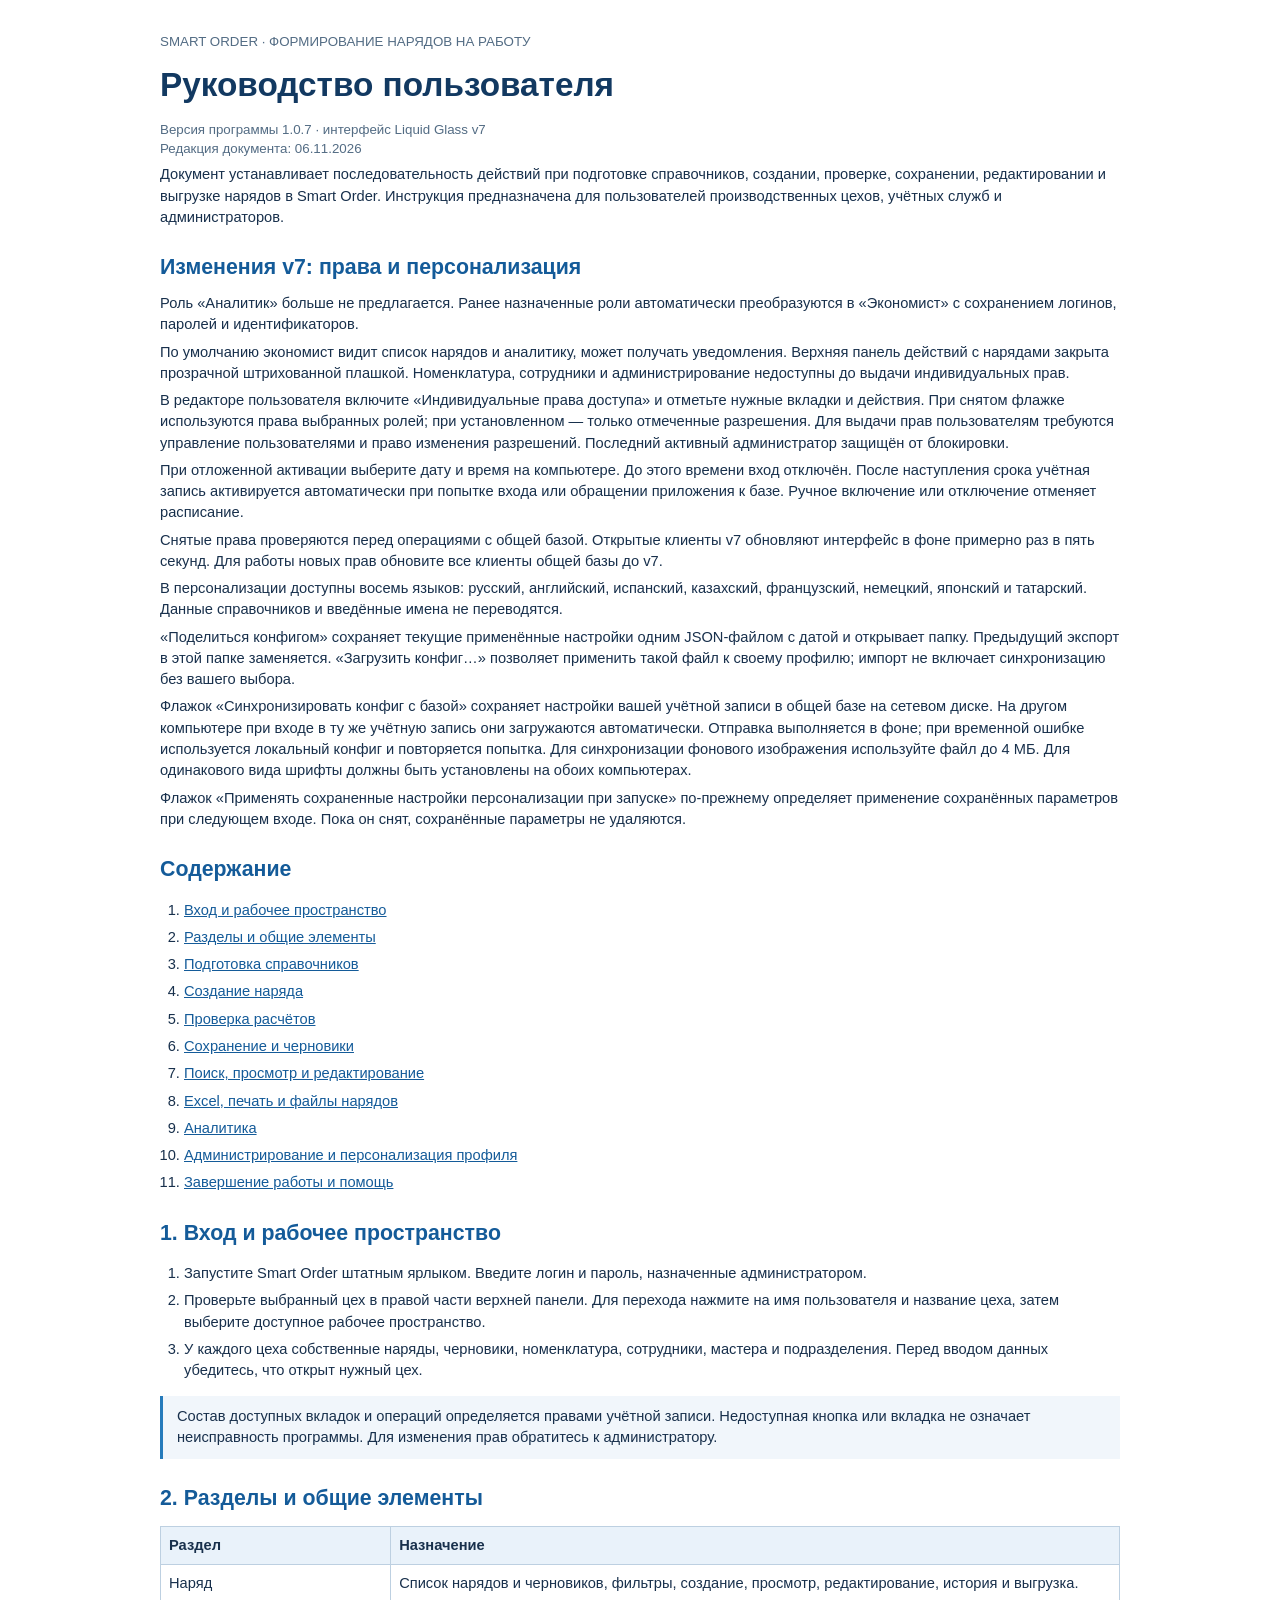
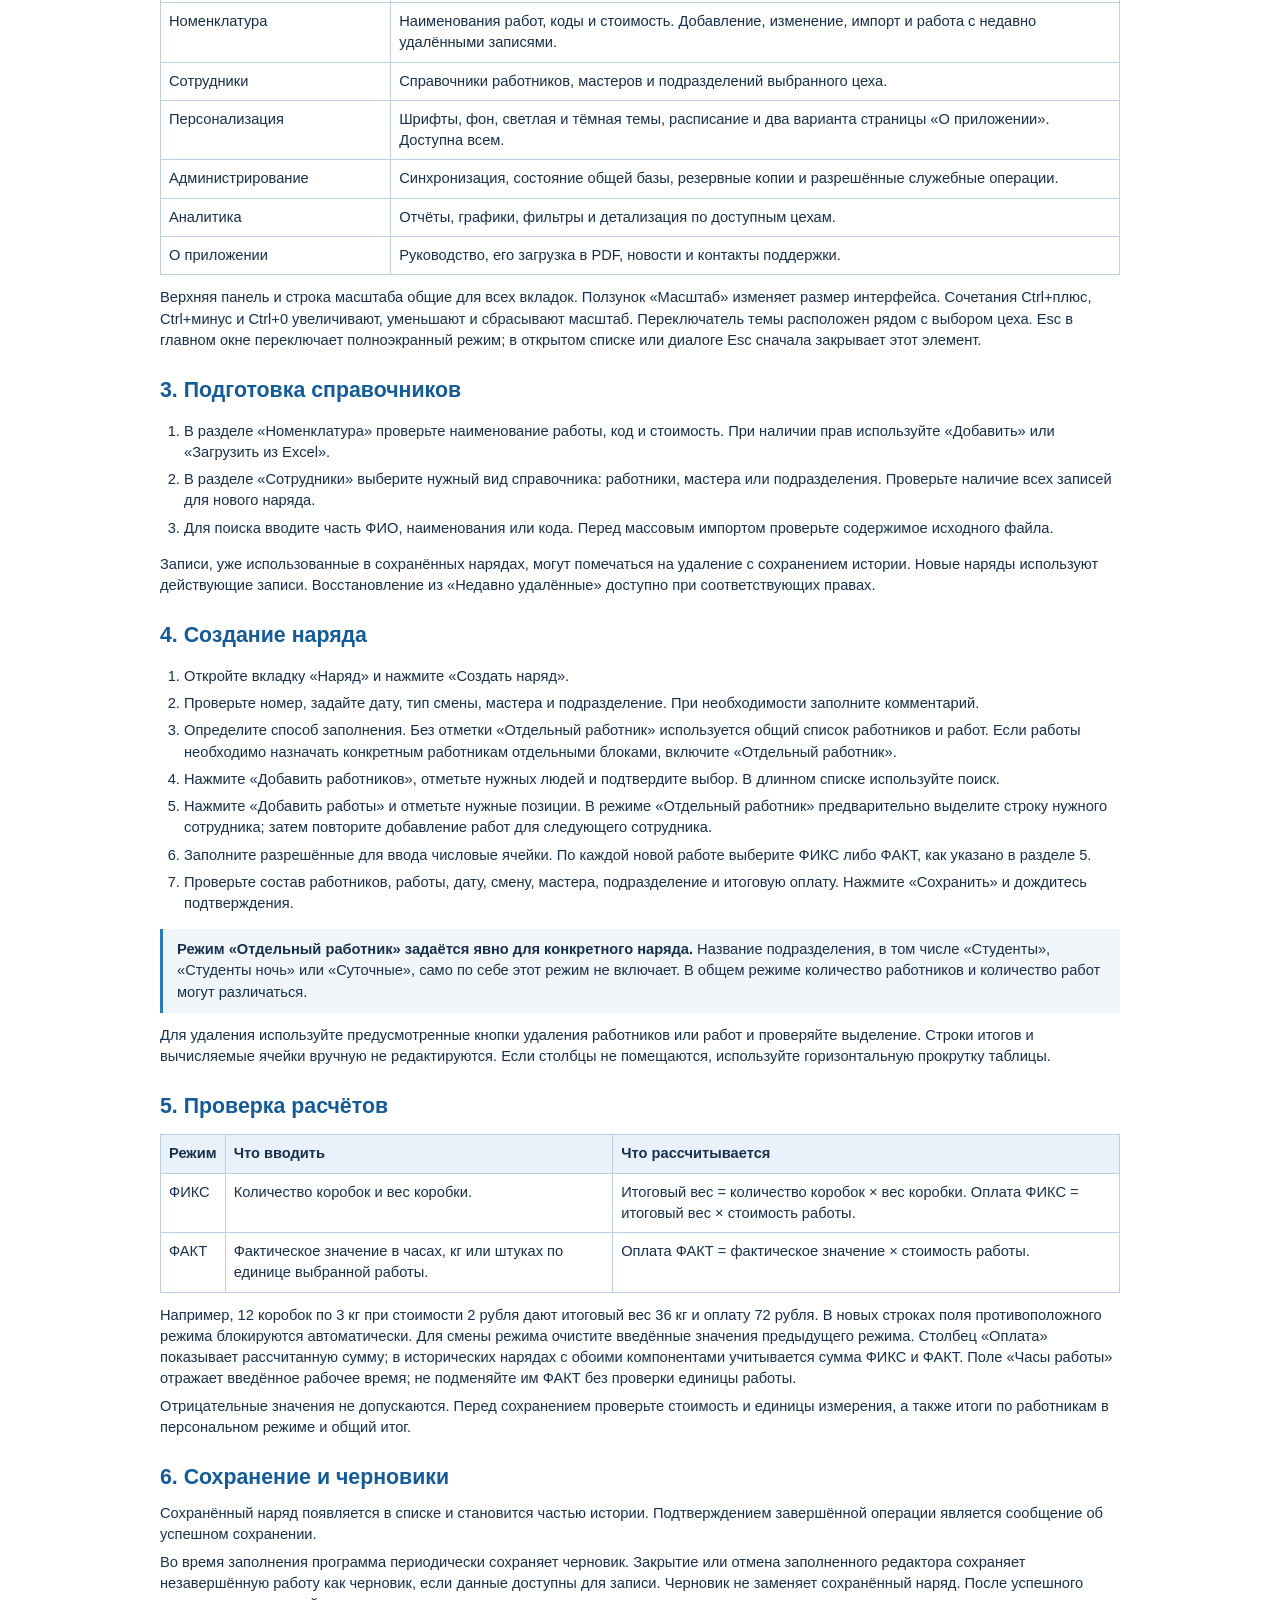
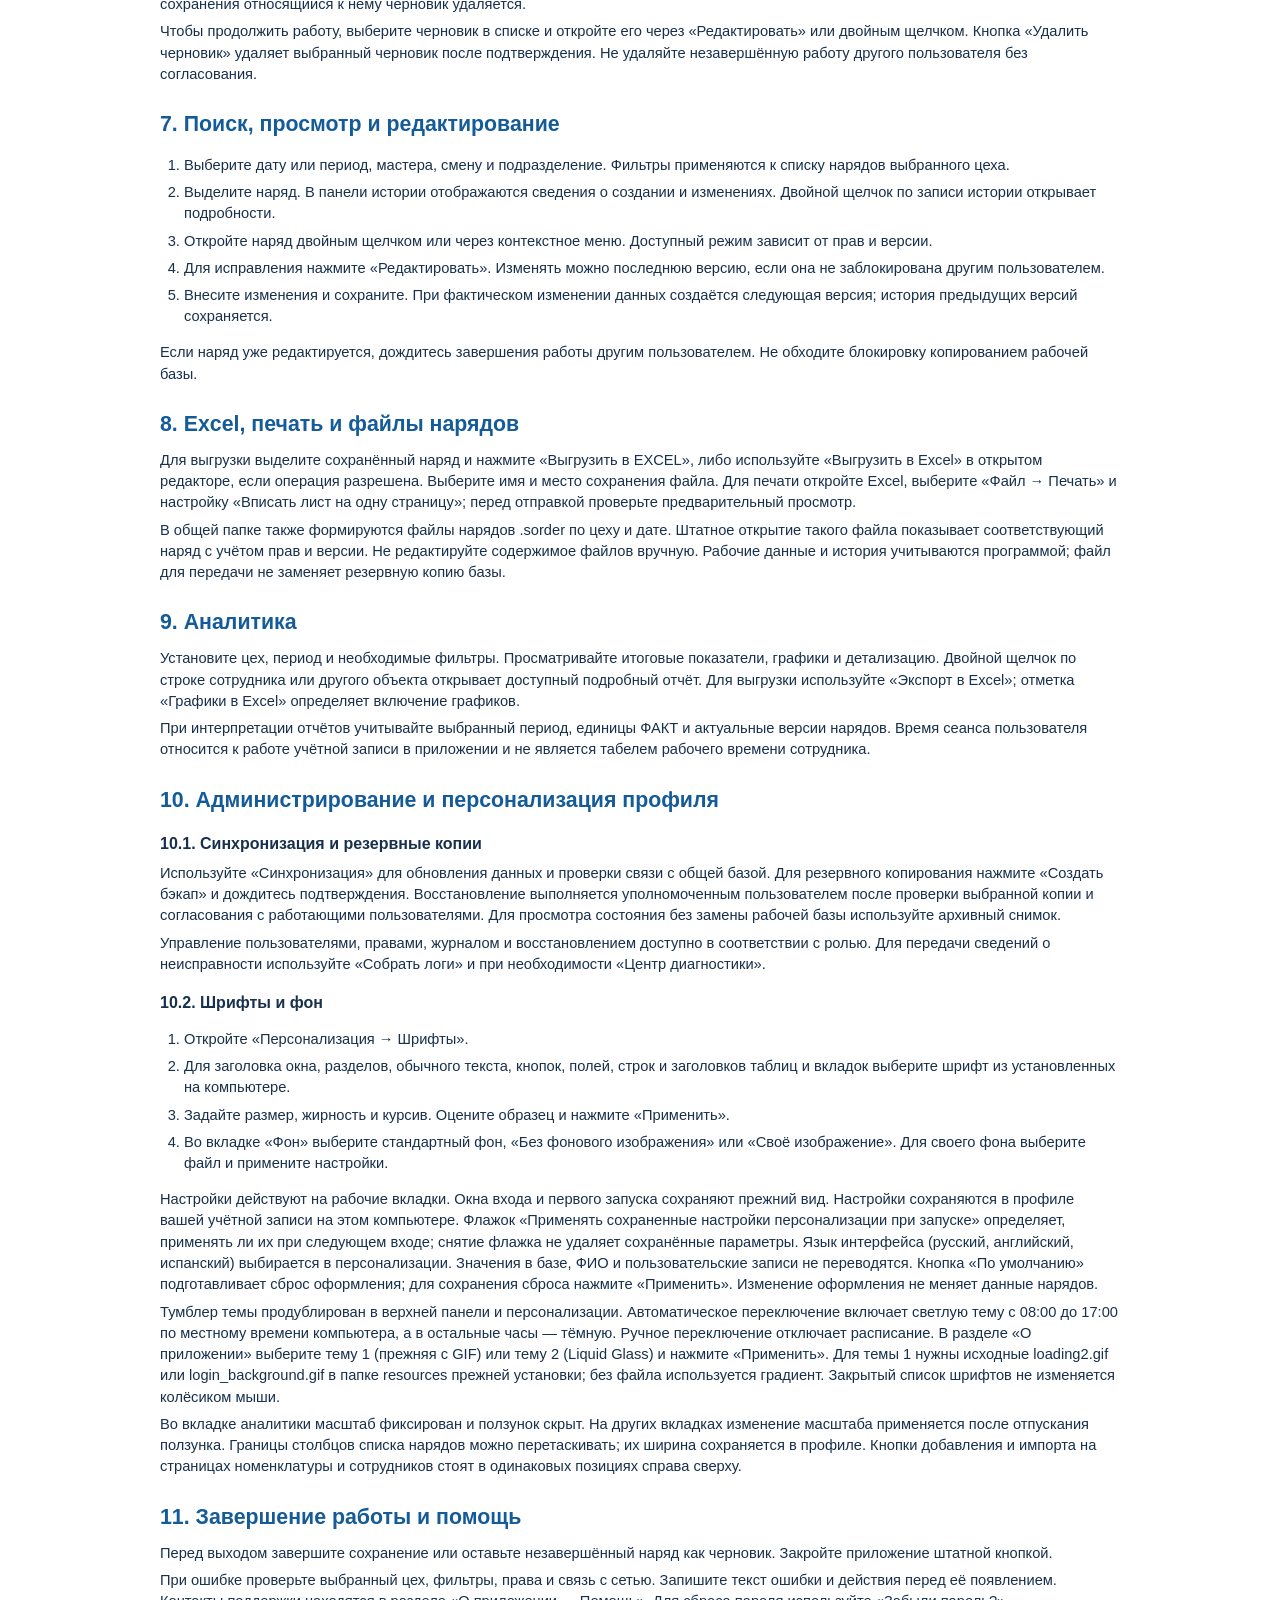
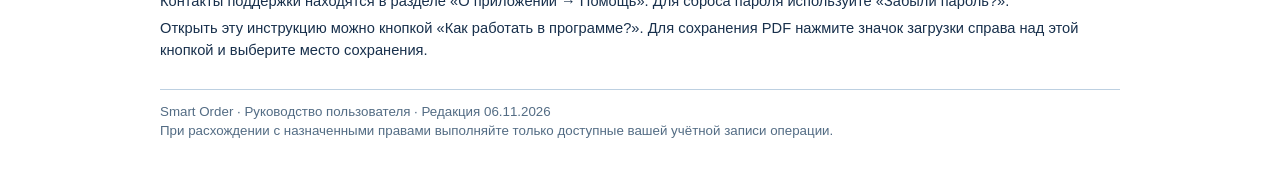
<file: docs/SmartOrder_User_Guide_v7.html>
<!doctype html>
<html lang="ru"><head><meta charset="utf-8"><title>Smart Order — Руководство пользователя</title>
<style>
body{font-family:'Segoe UI',Arial,sans-serif;font-size:11pt;color:#18304c;line-height:1.45;max-width:960px;margin:32px auto;padding:0 28px}
h1{font-size:25pt;color:#123961;margin:10px 0}h2{font-size:16pt;color:#145b99;margin:24px 0 10px;page-break-after:avoid}
h3{font-size:12pt;color:#18304c;margin:16px 0 8px;page-break-after:avoid}p,li{margin:6px 0}
table{border-collapse:collapse;width:100%;margin:12px 0}th,td{border:1px solid #bdd0e1;padding:8px;text-align:left;vertical-align:top}th{background:#e9f2fa}
.meta{color:#536c84;font-size:10pt}.note{border-left:3px solid #267bbb;background:#f1f6fb;padding:10px 14px;margin:12px 0}.footer{border-top:1px solid #bdd0e1;padding-top:12px;margin-top:28px;font-size:10pt;color:#536c84}
a{color:#145b99}ol,ul{padding-left:24px}@media print{body{max-width:none;margin:0;padding:0}a{color:#18304c;text-decoration:none}}
</style></head><body>
<p class="meta">SMART ORDER · ФОРМИРОВАНИЕ НАРЯДОВ НА РАБОТУ</p>
<h1>Руководство пользователя</h1>
<p class="meta">Версия программы 1.0.7 · интерфейс Liquid Glass v7<br>Редакция документа: 06.11.2026</p>
<p>Документ устанавливает последовательность действий при подготовке справочников,
создании, проверке, сохранении, редактировании и выгрузке нарядов в Smart Order.
Инструкция предназначена для пользователей производственных цехов, учётных служб и администраторов.</p>
<h2>Изменения v7: права и персонализация</h2>
<p>Роль «Аналитик» больше не предлагается. Ранее назначенные роли автоматически преобразуются в «Экономист» с сохранением логинов, паролей и идентификаторов.</p>
<p>По умолчанию экономист видит список нарядов и аналитику, может получать уведомления. Верхняя панель действий с нарядами закрыта прозрачной штрихованной плашкой. Номенклатура, сотрудники и администрирование недоступны до выдачи индивидуальных прав.</p>
<p>В редакторе пользователя включите «Индивидуальные права доступа» и отметьте нужные вкладки и действия. При снятом флажке используются права выбранных ролей; при установленном — только отмеченные разрешения. Для выдачи прав пользователям требуются управление пользователями и право изменения разрешений. Последний активный администратор защищён от блокировки.</p>
<p>При отложенной активации выберите дату и время на компьютере. До этого времени вход отключён. После наступления срока учётная запись активируется автоматически при попытке входа или обращении приложения к базе. Ручное включение или отключение отменяет расписание.</p>
<p>Снятые права проверяются перед операциями с общей базой. Открытые клиенты v7 обновляют интерфейс в фоне примерно раз в пять секунд. Для работы новых прав обновите все клиенты общей базы до v7.</p>
<p>В персонализации доступны восемь языков: русский, английский, испанский, казахский, французский, немецкий, японский и татарский. Данные справочников и введённые имена не переводятся.</p>
<p>«Поделиться конфигом» сохраняет текущие применённые настройки одним JSON-файлом с датой и открывает папку. Предыдущий экспорт в этой папке заменяется. «Загрузить конфиг…» позволяет применить такой файл к своему профилю; импорт не включает синхронизацию без вашего выбора.</p>
<p>Флажок «Синхронизировать конфиг с базой» сохраняет настройки вашей учётной записи в общей базе на сетевом диске. На другом компьютере при входе в ту же учётную запись они загружаются автоматически. Отправка выполняется в фоне; при временной ошибке используется локальный конфиг и повторяется попытка. Для синхронизации фонового изображения используйте файл до 4 МБ. Для одинакового вида шрифты должны быть установлены на обоих компьютерах.</p>
<p>Флажок «Применять сохраненные настройки персонализации при запуске» по-прежнему определяет применение сохранённых параметров при следующем входе. Пока он снят, сохранённые параметры не удаляются.</p>
<h2>Содержание</h2>
<ol><li><a href="#access">Вход и рабочее пространство</a></li><li><a href="#interface">Разделы и общие элементы</a></li>
<li><a href="#references">Подготовка справочников</a></li><li><a href="#create">Создание наряда</a></li>
<li><a href="#calculation">Проверка расчётов</a></li><li><a href="#drafts">Сохранение и черновики</a></li>
<li><a href="#versions">Поиск, просмотр и редактирование</a></li><li><a href="#export">Excel, печать и файлы нарядов</a></li>
<li><a href="#analytics">Аналитика</a></li><li><a href="#admin">Администрирование и персонализация профиля</a></li>
<li><a href="#support">Завершение работы и помощь</a></li></ol>
<h2 id="access">1. Вход и рабочее пространство</h2>
<ol><li>Запустите Smart Order штатным ярлыком. Введите логин и пароль, назначенные администратором.</li>
<li>Проверьте выбранный цех в правой части верхней панели. Для перехода нажмите на имя пользователя и название цеха, затем выберите доступное рабочее пространство.</li>
<li>У каждого цеха собственные наряды, черновики, номенклатура, сотрудники, мастера и подразделения. Перед вводом данных убедитесь, что открыт нужный цех.</li></ol>
<div class="note">Состав доступных вкладок и операций определяется правами учётной записи. Недоступная кнопка или вкладка не означает неисправность программы. Для изменения прав обратитесь к администратору.</div>
<h2 id="interface">2. Разделы и общие элементы</h2>
<table><tr><th width="24%">Раздел</th><th width="76%">Назначение</th></tr>
<tr><td>Наряд</td><td>Список нарядов и черновиков, фильтры, создание, просмотр, редактирование, история и выгрузка.</td></tr>
<tr><td>Номенклатура</td><td>Наименования работ, коды и стоимость. Добавление, изменение, импорт и работа с недавно удалёнными записями.</td></tr>
<tr><td>Сотрудники</td><td>Справочники работников, мастеров и подразделений выбранного цеха.</td></tr>
<tr><td>Персонализация</td><td>Шрифты, фон, светлая и тёмная темы, расписание и два варианта страницы «О приложении». Доступна всем.</td></tr>
<tr><td>Администрирование</td><td>Синхронизация, состояние общей базы, резервные копии и разрешённые служебные операции.</td></tr>
<tr><td>Аналитика</td><td>Отчёты, графики, фильтры и детализация по доступным цехам.</td></tr>
<tr><td>О приложении</td><td>Руководство, его загрузка в PDF, новости и контакты поддержки.</td></tr></table>
<p>Верхняя панель и строка масштаба общие для всех вкладок. Ползунок «Масштаб» изменяет размер интерфейса.
Сочетания Ctrl+плюс, Ctrl+минус и Ctrl+0 увеличивают, уменьшают и сбрасывают масштаб.
Переключатель темы расположен рядом с выбором цеха. Esc в главном окне переключает полноэкранный режим;
в открытом списке или диалоге Esc сначала закрывает этот элемент.</p>
<h2 id="references">3. Подготовка справочников</h2>
<ol><li>В разделе «Номенклатура» проверьте наименование работы, код и стоимость. При наличии прав используйте «Добавить» или «Загрузить из Excel».</li>
<li>В разделе «Сотрудники» выберите нужный вид справочника: работники, мастера или подразделения. Проверьте наличие всех записей для нового наряда.</li>
<li>Для поиска вводите часть ФИО, наименования или кода. Перед массовым импортом проверьте содержимое исходного файла.</li></ol>
<p>Записи, уже использованные в сохранённых нарядах, могут помечаться на удаление с сохранением истории.
Новые наряды используют действующие записи. Восстановление из «Недавно удалённые» доступно при соответствующих правах.</p>
<h2 id="create">4. Создание наряда</h2>
<ol><li>Откройте вкладку «Наряд» и нажмите «Создать наряд».</li>
<li>Проверьте номер, задайте дату, тип смены, мастера и подразделение. При необходимости заполните комментарий.</li>
<li>Определите способ заполнения. Без отметки «Отдельный работник» используется общий список работников и работ.
Если работы необходимо назначать конкретным работникам отдельными блоками, включите «Отдельный работник».</li>
<li>Нажмите «Добавить работников», отметьте нужных людей и подтвердите выбор. В длинном списке используйте поиск.</li>
<li>Нажмите «Добавить работы» и отметьте нужные позиции. В режиме «Отдельный работник» предварительно выделите строку нужного сотрудника; затем повторите добавление работ для следующего сотрудника.</li>
<li>Заполните разрешённые для ввода числовые ячейки. По каждой новой работе выберите ФИКС либо ФАКТ, как указано в разделе 5.</li>
<li>Проверьте состав работников, работы, дату, смену, мастера, подразделение и итоговую оплату. Нажмите «Сохранить» и дождитесь подтверждения.</li></ol>
<div class="note"><b>Режим «Отдельный работник» задаётся явно для конкретного наряда.</b>
Название подразделения, в том числе «Студенты», «Студенты ночь» или «Суточные», само по себе этот режим не включает.
В общем режиме количество работников и количество работ могут различаться.</div>
<p>Для удаления используйте предусмотренные кнопки удаления работников или работ и проверяйте выделение.
Строки итогов и вычисляемые ячейки вручную не редактируются. Если столбцы не помещаются, используйте горизонтальную прокрутку таблицы.</p>
<h2 id="calculation">5. Проверка расчётов</h2>
<table><tr><th>Режим</th><th>Что вводить</th><th>Что рассчитывается</th></tr>
<tr><td>ФИКС</td><td>Количество коробок и вес коробки.</td><td>Итоговый вес = количество коробок × вес коробки. Оплата ФИКС = итоговый вес × стоимость работы.</td></tr>
<tr><td>ФАКТ</td><td>Фактическое значение в часах, кг или штуках по единице выбранной работы.</td><td>Оплата ФАКТ = фактическое значение × стоимость работы.</td></tr></table>
<p>Например, 12 коробок по 3 кг при стоимости 2 рубля дают итоговый вес 36 кг и оплату 72 рубля.
В новых строках поля противоположного режима блокируются автоматически. Для смены режима очистите введённые значения предыдущего режима.
Столбец «Оплата» показывает рассчитанную сумму; в исторических нарядах с обоими компонентами учитывается сумма ФИКС и ФАКТ.
Поле «Часы работы» отражает введённое рабочее время; не подменяйте им ФАКТ без проверки единицы работы.</p>
<p>Отрицательные значения не допускаются. Перед сохранением проверьте стоимость и единицы измерения, а также итоги по работникам в персональном режиме и общий итог.</p>
<h2 id="drafts">6. Сохранение и черновики</h2>
<p>Сохранённый наряд появляется в списке и становится частью истории. Подтверждением завершённой операции является сообщение об успешном сохранении.</p>
<p>Во время заполнения программа периодически сохраняет черновик. Закрытие или отмена заполненного редактора сохраняет незавершённую работу как черновик,
если данные доступны для записи. Черновик не заменяет сохранённый наряд. После успешного сохранения относящийся к нему черновик удаляется.</p>
<p>Чтобы продолжить работу, выберите черновик в списке и откройте его через «Редактировать» или двойным щелчком.
Кнопка «Удалить черновик» удаляет выбранный черновик после подтверждения. Не удаляйте незавершённую работу другого пользователя без согласования.</p>
<h2 id="versions">7. Поиск, просмотр и редактирование</h2>
<ol><li>Выберите дату или период, мастера, смену и подразделение. Фильтры применяются к списку нарядов выбранного цеха.</li>
<li>Выделите наряд. В панели истории отображаются сведения о создании и изменениях. Двойной щелчок по записи истории открывает подробности.</li>
<li>Откройте наряд двойным щелчком или через контекстное меню. Доступный режим зависит от прав и версии.</li>
<li>Для исправления нажмите «Редактировать». Изменять можно последнюю версию, если она не заблокирована другим пользователем.</li>
<li>Внесите изменения и сохраните. При фактическом изменении данных создаётся следующая версия; история предыдущих версий сохраняется.</li></ol>
<p>Если наряд уже редактируется, дождитесь завершения работы другим пользователем. Не обходите блокировку копированием рабочей базы.</p>
<h2 id="export">8. Excel, печать и файлы нарядов</h2>
<p>Для выгрузки выделите сохранённый наряд и нажмите «Выгрузить в EXCEL», либо используйте «Выгрузить в Excel» в открытом редакторе,
если операция разрешена. Выберите имя и место сохранения файла. Для печати откройте Excel, выберите «Файл → Печать»
и настройку «Вписать лист на одну страницу»; перед отправкой проверьте предварительный просмотр.</p>
<p>В общей папке также формируются файлы нарядов .sorder по цеху и дате. Штатное открытие такого файла показывает соответствующий наряд с учётом прав и версии.
Не редактируйте содержимое файлов вручную. Рабочие данные и история учитываются программой; файл для передачи не заменяет резервную копию базы.</p>
<h2 id="analytics">9. Аналитика</h2>
<p>Установите цех, период и необходимые фильтры. Просматривайте итоговые показатели, графики и детализацию.
Двойной щелчок по строке сотрудника или другого объекта открывает доступный подробный отчёт.
Для выгрузки используйте «Экспорт в Excel»; отметка «Графики в Excel» определяет включение графиков.</p>
<p>При интерпретации отчётов учитывайте выбранный период, единицы ФАКТ и актуальные версии нарядов.
Время сеанса пользователя относится к работе учётной записи в приложении и не является табелем рабочего времени сотрудника.</p>
<h2 id="admin">10. Администрирование и персонализация профиля</h2>
<h3>10.1. Синхронизация и резервные копии</h3>
<p>Используйте «Синхронизация» для обновления данных и проверки связи с общей базой.
Для резервного копирования нажмите «Создать бэкап» и дождитесь подтверждения. Восстановление выполняется уполномоченным пользователем
после проверки выбранной копии и согласования с работающими пользователями. Для просмотра состояния без замены рабочей базы используйте архивный снимок.</p>
<p>Управление пользователями, правами, журналом и восстановлением доступно в соответствии с ролью. Для передачи сведений о неисправности используйте «Собрать логи» и при необходимости «Центр диагностики».</p>
<h3>10.2. Шрифты и фон</h3>
<ol><li>Откройте «Персонализация → Шрифты».</li>
<li>Для заголовка окна, разделов, обычного текста, кнопок, полей, строк и заголовков таблиц и вкладок выберите шрифт из установленных на компьютере.</li>
<li>Задайте размер, жирность и курсив. Оцените образец и нажмите «Применить».</li>
<li>Во вкладке «Фон» выберите стандартный фон, «Без фонового изображения» или «Своё изображение». Для своего фона выберите файл и примените настройки.</li></ol>
<p>Настройки действуют на рабочие вкладки. Окна входа и первого запуска сохраняют прежний вид. Настройки сохраняются в профиле вашей учётной записи на этом компьютере. Флажок «Применять сохраненные настройки персонализации при запуске» определяет, применять ли их при следующем входе; снятие флажка не удаляет сохранённые параметры. Язык интерфейса (русский, английский, испанский) выбирается в персонализации. Значения в базе, ФИО и пользовательские записи не переводятся. Кнопка «По умолчанию» подготавливает сброс оформления;
для сохранения сброса нажмите «Применить». Изменение оформления не меняет данные нарядов.</p>
<p>Тумблер темы продублирован в верхней панели и персонализации. Автоматическое переключение включает светлую тему с 08:00 до 17:00 по местному времени компьютера, а в остальные часы — тёмную. Ручное переключение отключает расписание. В разделе «О приложении» выберите тему 1 (прежняя с GIF) или тему 2 (Liquid Glass) и нажмите «Применить». Для темы 1 нужны исходные loading2.gif или login_background.gif в папке resources прежней установки; без файла используется градиент. Закрытый список шрифтов не изменяется колёсиком мыши.</p>
<p>Во вкладке аналитики масштаб фиксирован и ползунок скрыт. На других вкладках изменение масштаба применяется после отпускания ползунка. Границы столбцов списка нарядов можно перетаскивать; их ширина сохраняется в профиле. Кнопки добавления и импорта на страницах номенклатуры и сотрудников стоят в одинаковых позициях справа сверху.</p>
<h2 id="support">11. Завершение работы и помощь</h2>
<p>Перед выходом завершите сохранение или оставьте незавершённый наряд как черновик. Закройте приложение штатной кнопкой.</p>
<p>При ошибке проверьте выбранный цех, фильтры, права и связь с сетью. Запишите текст ошибки и действия перед её появлением.
Контакты поддержки находятся в разделе «О приложении → Помощь». Для сброса пароля используйте «Забыли пароль?».</p>
<p>Открыть эту инструкцию можно кнопкой «Как работать в программе?».
Для сохранения PDF нажмите значок загрузки справа над этой кнопкой и выберите место сохранения.</p>
<div class="footer">Smart Order · Руководство пользователя · Редакция 06.11.2026<br>При расхождении с назначенными правами выполняйте только доступные вашей учётной записи операции.</div>
</body></html>
</file>
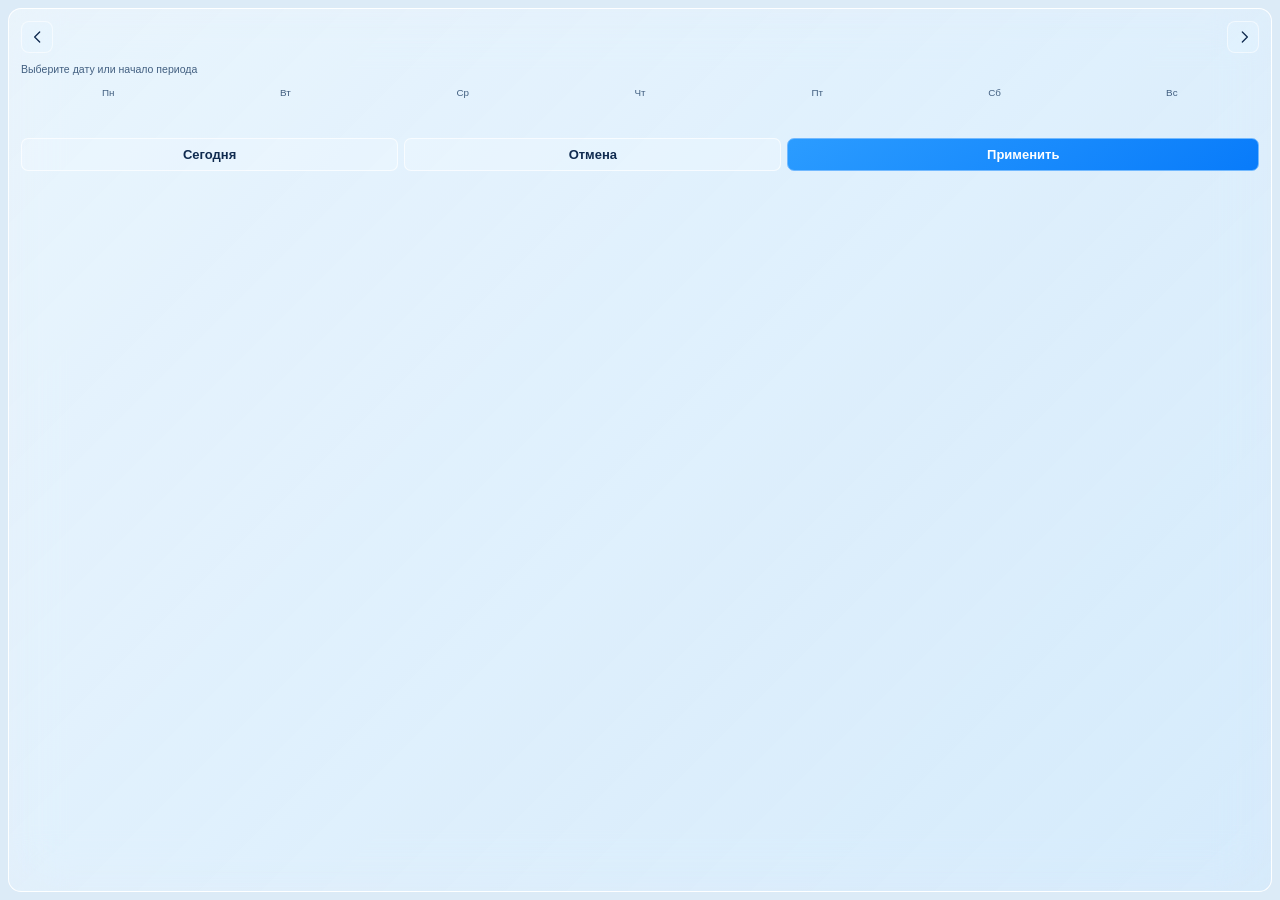
<file: smartorder/glass/calendar.html>
<!doctype html><html lang="ru" data-theme="light"><head><meta charset="utf-8"><meta http-equiv="Content-Security-Policy" content="default-src 'self' qrc:; script-src 'self' qrc:; style-src 'self'; img-src 'self' data:; connect-src 'none'"><script src="bootstrap.js"></script><link rel="stylesheet" href="orders.css"><link rel="stylesheet" href="calendar-page.css"></head><body><svg class="icon-definitions" xmlns="http://www.w3.org/2000/svg"><symbol id="i-left" viewBox="0 0 24 24"><path d="m14 6-6 6 6 6"/></symbol><symbol id="i-right" viewBox="0 0 24 24"><path d="m10 6 6 6-6 6"/></symbol></svg>  <section class="glass-popover calendar-popup" id="glass-calendar" role="dialog" aria-label="Выбор даты или периода">
    <div class="calendar-heading"><button data-cal="previous" aria-label="Предыдущий месяц"><svg><use href="#i-left"/></svg></button><strong id="calendar-month"></strong><button data-cal="next" aria-label="Следующий месяц"><svg><use href="#i-right"/></svg></button></div>
    <p class="calendar-hint" id="calendar-hint">Выберите дату или начало периода</p>
    <div class="calendar-weekdays" aria-hidden="true"><span>Пн</span><span>Вт</span><span>Ср</span><span>Чт</span><span>Пт</span><span>Сб</span><span>Вс</span></div>
    <div class="calendar-days" id="calendar-days"></div>
    <div class="calendar-period" id="calendar-period"></div>
    <div class="calendar-footer"><button data-cal="today">Сегодня</button><button data-cal="cancel">Отмена</button><button class="calendar-apply" data-cal="apply">Применить</button></div>
  </section><script src="calendar.js"></script><script src="qrc:///qtwebchannel/qwebchannel.js"></script><script src="calendar-page.js"></script></body></html>
</file>
<file: smartorder/glass/orders.css>
:root {
  --ui-scale: 1;
  font-size: calc(12px * var(--ui-scale));
  font-family: "Segoe UI", Arial, sans-serif;
  --ink: #102b50;
  --muted: #425f80;
  --blue: #007aff;
  --line: rgba(102, 148, 196, .31);
  --glass: rgba(222, 240, 255, .34);
  --field: rgba(251, 254, 255, .79);
  --header: rgba(223, 237, 253, .80);
  --row-hover: rgba(212, 235, 255, .62);
  --row-selected: rgba(131, 196, 255, .48);
  --light-edge: rgba(255, 255, 255, .93);
}
* { box-sizing: border-box; }
[hidden] { display: none !important; }
html, body { width: 100%; height: 100%; margin: 0; overflow: hidden; }
body {
  color: var(--ink);
  background: #dcebf7;
  user-select: none;
  -webkit-user-select: none;
}
button, input, select { font: inherit; color: inherit; }
button { cursor: pointer; }
button { -webkit-tap-highlight-color: transparent; }
button:disabled, select:disabled { cursor: not-allowed; color: #8b9caf; }
button:focus,input:focus,select:focus,.table-scroll:focus{outline:none;}
button:focus-visible,input:focus-visible,select:focus-visible{outline:1px solid #087dff;outline-offset:-3px;}
svg { width: 20px; height: 20px; fill: none; stroke: currentColor; stroke-width: 1.6; stroke-linecap: round; stroke-linejoin: round; flex: none; }
.icon-definitions { position: absolute; width: 0; height: 0; overflow: hidden; }
.app-shell {
  position: relative; display: flex; flex-direction: column;
  width: 100%; height: 100%; margin: 0;
  padding: 0 13px 12px; min-height: 330px;
  border: 1px solid var(--light-edge); border-radius: 20px;
  background: linear-gradient(125deg, rgba(238, 249, 255, .62), rgba(216, 236, 253, .50) 48%, rgba(231, 243, 255, .57)), url("assets/factory-glass.png") center / cover no-repeat;
  backdrop-filter: blur(23px) saturate(1.18);
  -webkit-backdrop-filter: blur(23px) saturate(1.18);
  box-shadow: inset 0 0 0 1px rgba(255, 255, 255, .30), inset 0 1px 0 rgba(255, 255, 255, .95), 0 15px 42px rgba(27, 69, 114, .23), 0 1px 4px rgba(255, 255, 255, .90);
  overflow: hidden;
}
.app-shell::after {
  content: ""; position: absolute; top: 1px; right: 1px; bottom: 1px; left: 1px; border-radius: 19px; pointer-events: none;
  border: 1px solid rgba(255, 255, 255, .28);
}
.titlebar {
  height: 47px; min-height: 47px; display: flex; align-items: center;
  margin: 0 -13px; padding: 0 8px 0 15px;
  border-bottom: 1px solid rgba(255, 255, 255, .40);
  backdrop-filter: blur(20px); -webkit-backdrop-filter: blur(20px);
}
.title-mark { color: #0758a1; font-size: 20px; line-height: 1; margin-right: 12px; }
h1 { margin: 0; font-size: 14px; font-weight: 650; white-space: nowrap; overflow: hidden; text-overflow: ellipsis; flex: 1; }
.title-actions { display: flex; align-items: center; flex: none; font-size: 12px; margin-left: 12px; }
.title-actions > * + * { margin-left: 12px; }
.theme-control { display: flex; align-items: center; white-space: nowrap; position: relative; cursor: pointer; margin-right: 8px; }
#theme-label { margin-right: 9px; }
.theme-control input { position: absolute; right: 0; opacity: 0; width: 47px; height: 28px; margin: 0; cursor: pointer; }
.switch-track { width: 47px; height: 27px; border: 1px solid rgba(255, 255, 255, .80); border-radius: 16px; background: #8197b0; box-shadow: inset 0 1px 4px #23466e2c, 0 0 0 1px #79b0e82b; pointer-events: none; }
.switch-track::after { content: ""; display: block; width: 23px; height: 23px; margin: 1px; border-radius: 50%; background: linear-gradient(#fff, #f8fcff); box-shadow: 0 1px 3px #264c7045; transition: transform .18s ease; }
.theme-control input:checked + .switch-track { background: linear-gradient(140deg, #53b5ff, #007aff); }
.theme-control input:checked + .switch-track::after { transform: translateX(19px); }
.theme-control input:focus-visible + .switch-track { outline: 2px solid var(--blue); outline-offset: 2px; }
.account-button, .notification-button { display: inline-flex; align-items: center; justify-content: center; min-height: 30px; padding: 3px 10px; border: 1px solid rgba(255, 255, 255, .82); border-radius: 9px; background: linear-gradient(125deg, rgba(255, 255, 255, .69), rgba(211, 235, 255, .58)); box-shadow: inset 0 1px 0 #ffffffa8, 0 2px 4px #36618c10; }
.account-button > * + *, .notification-button > * + * { margin-left: 8px; }
.account-button { max-width: 260px; }
#account-label { overflow: hidden; text-overflow: ellipsis; white-space: nowrap; }
.account-button svg { width: 18px; height: 18px; }
.account-button .chevron { width: 12px; }
.account-button:hover, .notification-button:hover { background: rgba(255, 255, 255, .89); }
.window-controls { display: flex; }
.window-controls button + button { margin-left: 2px; }
.window-controls button { border: 0; border-radius: 6px; width: 38px; height: 32px; background: transparent; display: grid; place-items: center; padding: 0; }
.window-controls svg { width: 16px; height: 16px; stroke-width: 1.2; }
.window-controls button:hover { background: rgba(255, 255, 255, .45); }
.window-controls .close-button:hover { background: #e04e62; color: #fff; }
.scale-toolbar { display: flex; align-items: center; height: 50px; min-height: 50px; padding: 0 12px; font-size: 12px; }
.scale-toolbar > * + * { margin-left: 16px; }
.scale-toolbar label { width: 125px; flex: none; }
#zoom { width: min(29vw, 480px); min-width: 100px; height: 4px; padding: 0; margin: 0; border-radius: 3px; appearance: none; -webkit-appearance: none; background: linear-gradient(to right, #0781ff 0%, #0781ff 33.33%, rgba(112, 151, 193, .30) 33.33%, rgba(112, 151, 193, .30) 100%); box-shadow: 0 1px 0 #ffffff77; cursor: pointer; }
#zoom::-webkit-slider-thumb { appearance: none; -webkit-appearance: none; border-radius: 50%; width: 18px; height: 18px; background: linear-gradient(#fff, #f4fbff); box-shadow: 0 2px 6px #406c9838, 0 0 0 1px #ffffffb3; }
#zoom-value { margin-left: 38px; width: 48px; flex: none; }
.fullscreen-hint { margin-left: 20px; color: var(--muted); white-space: nowrap; }
.connection-state { margin-left: auto; display: flex; align-items: center; gap: 7px; background: transparent; border: 0; padding: 5px; font-size: 10px; color: #405f7d; white-space: nowrap; opacity: .77; }
.connection-state svg { width: 13px; height: 13px; }
.connection-state:hover { opacity: 1; }
.status-dot { height: 6px; width: 6px; border-radius: 50%; background: #6d8aab; box-shadow: 0 0 0 3px #ffffff32; }
.connection-state[data-health="ok"] .status-dot { background: #1ca975; }
.connection-state[data-health="error"] .status-dot { background: #ef5169; }
.connection-state[data-health="slow"] .status-dot { background: #e89b37; }
.workspace-scroll { flex: 1; min-height: 0; overflow: auto; scrollbar-width: thin; }
.workspace { min-height: 100%; display: flex; flex-direction: column; }
.tabs { display: flex; flex: none; align-items: stretch; min-height: 3.5rem; gap: 0; margin-bottom: 2px; overflow-x: auto; scrollbar-width: thin; }
.tab { position: relative; color: #365e89; white-space: nowrap; padding: .8rem 1.8rem; min-width: 9rem; border: 1px solid rgba(255, 255, 255, .27); border-bottom-color: transparent; border-radius: 8px 8px 0 0; background: linear-gradient(180deg, rgba(246, 253, 255, .29), rgba(196, 225, 250, .20)); font-size: 1.08rem; font-weight: 600; }
.tab:hover { background: rgba(255, 255, 255, .38); }
.tab.active { background: linear-gradient(140deg, rgba(255, 255, 255, .91), rgba(217, 243, 255, .63)); color: var(--blue); box-shadow: inset 0 1px 0 #ffffffa8, 0 3px 8px #218dff16; }
.tab.active::after { content: ""; position: absolute; left: 4px; right: 4px; bottom: 0; height: 2px; border-radius: 2px; background: linear-gradient(90deg, #00b7da, #0786ff 65%, #9d86f3); box-shadow: 0 1px 5px #0094ff35; }
.tab:disabled { opacity: .46; }
.glass-panel { border: 1px solid var(--light-edge); background: var(--glass); border-radius: 15px; box-shadow: inset 0 1px 0 #ffffffa3, inset 0 0 0 1px #ffffff1f, 0 3px 8px #3b73a00e; backdrop-filter: blur(20px) saturate(1.12); -webkit-backdrop-filter: blur(20px) saturate(1.12); }
.drafts-bar { display: flex; flex: none; align-items: center; justify-content: space-between; gap: 12px; padding: 8px 14px; margin-bottom: 4px; }
.orders-top { display: flex; padding: .55rem .5rem .75rem 1.15rem; min-height: 12.8rem; flex: none; margin-bottom: 2px; }
.orders-tools { flex: 1; min-width: 0; display: flex; flex-direction: column; justify-content: space-between; padding: 1rem 0 .8rem; }
.filters-scroll { overflow-x: auto; overflow-y: hidden; padding: 3px 2px; margin-bottom: 1rem; }
.filters { display: grid; grid-template-columns: repeat(4, minmax(0, 1fr)); min-width: 76rem; gap: 14px; align-items: center; }
.filter-cell { display: flex; align-items: center; min-width: 0; }
.filter-label { white-space: nowrap; font-size: .9rem; margin-right: 10px; flex: none; }
.input-surface { min-width: 0; min-height: 3.45rem; border-radius: 9px; border: 1px solid rgba(137, 175, 214, .63); background: linear-gradient(115deg, var(--field), rgba(250, 254, 255, .70)); box-shadow: inset 0 1px 1px #fff, 0 1px 0 #ffffff55; }
.date-field { display: flex; align-items: center; justify-content: space-between; flex: 1; padding: 2px 3px 2px 10px; text-align: left; font-weight: 650; font-size: 1.08rem; }
#date-value { white-space: nowrap; overflow: hidden; text-overflow: ellipsis; margin-right: 6px; }
.field-icon { display: grid; place-items: center; width: 2.9rem; height: 2.9rem; border-radius: 6px; color: #225987; background: linear-gradient(140deg, #e5f4ffb8, #bde5ffb3); flex: none; }
.field-icon svg { width: 1.65rem; height: 1.65rem; }
.select-wrap { display: block; position: relative; flex: 1; min-width: 0; }
.combo-trigger { display: flex; align-items: center; width: 100%; padding: 2px 3.1rem 2px .75rem; position: relative; text-align: left; font-size: .95rem; }
.combo-trigger > span:first-child { overflow: hidden; text-overflow: ellipsis; white-space: nowrap; }
.combo-trigger[aria-expanded="true"], .date-field[aria-expanded="true"] { border-color: #5aa9f7; box-shadow: 0 0 0 2px #71b9ff29, inset 0 1px 0 #fff; }
.combo-trigger[aria-expanded="true"] .select-arrow::after { transform: translate(-50%, -65%) rotate(180deg); }
select { display: block; width: 100%; height: 3.3rem; border: 0; border-radius: inherit; padding: 0 3.05rem 0 .75rem; appearance: none; -webkit-appearance: none; outline: none; background: transparent; font-size: .95rem; text-overflow: ellipsis; cursor: pointer; }
select option { color: #183451; background: #f3f9ff; }
.select-arrow { display: block; position: absolute; right: 3px; top: 3px; width: 2.75rem; bottom: 3px; border-radius: 6px; background: linear-gradient(135deg, #e4f2ff66, #d0ebff70); pointer-events: none; }
.select-arrow::after { content: ""; position: absolute; left: 50%; top: 50%; transform: translate(-50%, -25%); width: 0; height: 0; border-left: 6px solid transparent; border-right: 6px solid transparent; border-top: 7px solid #122e51; }
.input-surface:hover { border-color: #71b8fa; box-shadow: inset 0 1px 1px #fff, 0 0 0 2px #78b9ff18; }
.order-actions { display: grid; grid-template-columns: repeat(4, minmax(0, 1fr)); gap: 9px; }
.action-button { display: flex; align-items: center; justify-content: center; min-height: 4rem; padding: .8rem .5rem; border: 1px solid #88c1f8; border-radius: 9px; font-size: 1.08rem; font-weight: 650; white-space: nowrap; transition: filter .14s ease, box-shadow .14s ease, transform .14s ease; }
.action-button.primary { color: white; background: linear-gradient(160deg, #279bff, #0785ff 53%, #0071f1); border-color: #168aff; box-shadow: inset 0 1px 0 #a6d7ff94, inset 0 -1px 1px #0063e87a, 0 3px 8px #087cff25; }
.action-button.secondary { color: var(--blue); background: linear-gradient(150deg, #f1faff9e, #c4e7ff9e 65%, #b5dffca8); box-shadow: inset 0 1px 0 #fff, inset 0 -1px 1px #a2d1f278, 0 1px 4px #0b74cb12; }
.action-button.danger { color: #ff2546; border-color: #fa9eb6; background: linear-gradient(135deg, #fff6fbab, #f8dbe7a6 70%, #f4c7df99); box-shadow: inset 0 1px 0 #fff, 0 1px 4px #e279a412; }
.action-button:not(:disabled):hover { filter: brightness(1.035); box-shadow: inset 0 1px 0 #fff, 0 0 0 2px #ffffff8c, 0 3px 12px #078cff30; }
.action-button:not(:disabled):active { transform: translateY(1px); filter: brightness(.97); }
.action-button:disabled { opacity: .62; }
.history-panel { flex: 0 0 17%; min-width: 210px; margin-left: 12px; align-self: stretch; background: linear-gradient(130deg, #f8fcffd1, #e7f4ff99); padding: 1rem .85rem .65rem; overflow: hidden; }
.history-panel h2 { margin: 0 0 .85rem; color: var(--blue); font-size: .90rem; font-weight: 750; text-align: center; white-space: nowrap; }
.history-panel ol { margin: 0; padding: 0; list-style: none; max-height: 8rem; overflow: auto; font-size: .9rem; line-height: 1.45; }
.history-panel li { padding: .25rem .35rem; border-radius: 5px; cursor: pointer; overflow-wrap: anywhere; }
.history-panel li:hover { background: #d0e8ff80; }
.table-panel { display: flex; flex: 1; position: relative; min-height: 19rem; overflow: hidden; background: linear-gradient(115deg, #f9fcffd1, #f0f8ffc2 48%, #e8f4ffcd); border-radius: 12px; backdrop-filter: blur(28px) saturate(.93); -webkit-backdrop-filter: blur(28px) saturate(.93); }
.table-scroll { width: 100%; min-height: 0; overflow: auto; position: absolute; top: 0; right: 0; bottom: 0; left: 0; outline: none; }
table { width: 100%; min-width: 86.7rem; border-spacing: 0; table-layout: fixed; font-size: .93rem; }
.col-number { width: 4.2%; }.col-date { width: 7.6%; }.col-shift { width: 7.3%; }.col-master { width: 34%; }.col-department { width: 36.9%; }.col-registration { width: 10%; }
th { position: sticky; top: 0; z-index: 1; height: 3.4rem; background: var(--header); border-right: 1px solid var(--line); border-bottom: 1px solid var(--line); text-align: center; font-weight: 600; color: #3b5578; padding: .5rem .4rem; white-space: nowrap; overflow: hidden; text-overflow: ellipsis; backdrop-filter: blur(16px); -webkit-backdrop-filter: blur(16px); }
th:last-child { border-right: 0; }
td { height: 3.55rem; padding: .7rem .85rem; border-bottom: 1px solid rgba(131, 165, 202, .19); white-space: nowrap; overflow: hidden; text-overflow: ellipsis; user-select: text; -webkit-user-select: text; }
td:nth-child(-n+3), td:last-child { text-align: center; }
tbody tr { cursor: default; }
tbody tr:hover { background: var(--row-hover); }
tbody tr.selected { background: var(--row-selected); box-shadow: inset 0 1px 0 #ffffff88, inset 0 -1px 0 #4f9ce85c; }
tbody tr.draft td { color: #a86716; }
.access-overlay { position: absolute; top: 0; right: 0; bottom: 0; left: 0; z-index: 2; display: grid; place-items: center; background: rgba(221, 238, 251, .89); font-size: 2rem; font-weight: 650; }
.context-menu { position: fixed; z-index: 10; padding: 6px; width: 235px; background: #edf7fff2; box-shadow: 0 8px 28px #234e7a30; }
.context-menu button { display: block; width: 100%; padding: 9px 12px; text-align: left; border: 0; border-radius: 6px; background: transparent; font-size: 12px; }
.context-menu button:hover { background: #bfe1ff91; }
.context-menu button:disabled { opacity: .4; }
#context-delete { color: #e83052; }
#toast { position: fixed; left: 50%; bottom: 7vh; transform: translateX(-50%); padding: 12px 22px; max-width: 80%; border-radius: 12px; color: #173956; background: #f3fafff2; box-shadow: 0 5px 25px #173d6740; border: 1px solid #fff; font-size: 14px; z-index: 20; }
.resize-corner { position: fixed; bottom: 0; right: 0; width: 12px; height: 12px; cursor: nwse-resize; }
::-webkit-scrollbar { width: 8px; height: 8px; }
::-webkit-scrollbar-track { background: #edf6fc55; border-radius: 8px; }
::-webkit-scrollbar-thumb { background: #708fb65e; border: 2px solid transparent; background-clip: padding-box; border-radius: 8px; }
::-webkit-scrollbar-thumb:hover { background-color: #547ca29c; }
::-webkit-scrollbar-corner { background: transparent; }
html[data-theme="dark"] { --ink: #edf6ff; --muted: #b6cce4; --line: #8eb4de33; --glass: #19334e87; --field: #18334bd9; --header: #243f5df0; --row-hover: #315e8a80; --row-selected: #2580cf75; --light-edge: #d3eaff5c; }
html[data-theme="dark"] .app-shell { background: linear-gradient(130deg, #132a46dd, #193958c3), url("assets/factory-glass.png") center / cover no-repeat; box-shadow: inset 0 1px 0 #c7e8ff6b, 0 16px 48px #07172c66; }
html[data-theme="dark"] .tab { color: #bdd7f2; background: #203d5d44; }
html[data-theme="dark"] .tab.active { color: #83caff; background: linear-gradient(135deg, #568fc763, #48769d33); }
html[data-theme="dark"] .history-panel { background: linear-gradient(130deg, #26435dd4, #23456399); }
html[data-theme="dark"] .table-panel { background: linear-gradient(115deg, #172d45df, #203b56c4); }
html[data-theme="dark"] th { color: #c0d8ef; }
html[data-theme="dark"] .input-surface { background: #18354bd9; box-shadow: inset 0 1px 0 #d9f0ff20; border-color: #a6c7ed6b; }
html[data-theme="dark"] select option { background: #203d59; color: #edf6ff; }
html[data-theme="dark"] .field-icon, html[data-theme="dark"] .select-arrow { background: #82b5df26; color: #e4f3ff; }
html[data-theme="dark"] .select-arrow::after { border-top-color: #d0e6ff; }
html[data-theme="dark"] .action-button.secondary { background: linear-gradient(135deg, #4f88b952, #2e639b77); color: #85caff; border-color: #75bbf988; box-shadow: inset 0 1px 0 #b4dcff52; }
html[data-theme="dark"] .action-button.danger { background: linear-gradient(135deg, #6e344c80, #813d5b69); color: #ffb6c8; border-color: #ef95ad80; box-shadow: inset 0 1px 0 #ffd6e23b; }
html[data-theme="dark"] .account-button, html[data-theme="dark"] .notification-button { background: #5f8cb33b; border-color: #cae6ff66; }
html[data-theme="dark"] .connection-state { color: #b9d0e8; }
html[data-theme="dark"] .context-menu { background: #203b56f5; }
html[data-theme="dark"] .context-menu button:hover { background: #4273a180; }
html[data-theme="dark"] .access-overlay { background: #19334ee8; }
html[data-theme="dark"] tbody tr.draft td { color: #ffcd85; }
@media (max-width: 1350px) {
  .scale-toolbar label { width: 80px; }
  #zoom-value { margin-left: 12px; }
  .fullscreen-hint { margin-left: 0; font-size: 11px; }
  .orders-tools { padding: .7rem 0 .4rem; }
  .history-panel { min-width: 190px; }
  .tab { padding-left: 1.2rem; padding-right: 1.2rem; }
}
@media (max-width: 1000px) {
  .connection-state #connection-label { display: none; }
  .title-actions > * + * { margin-left: 8px; }
  .theme-control #theme-label { display: none; }
  .account-button { max-width: 185px; }
  .history-panel { min-width: 170px; }
  .history-panel h2 { font-size: .75rem; }
  .order-actions { grid-template-columns: repeat(2, minmax(0, 1fr)); }
  .orders-top { min-height: 16rem; }
  h1 { font-size: 12px; }
  .action-button { white-space: normal; }
}
@media (max-width: 760px) {
  .app-shell { padding: 0 7px 7px; border-radius: 13px; }
  .titlebar { margin: 0 -7px; padding-left: 8px; }
  .title-mark, .fullscreen-hint, .account-button svg, .theme-control { display: none; }
  h1 { font-size: 11px; }
  .account-button { max-width: 150px; font-size: 11px; }
  .account-button > * + * { margin-left: 0; }
  .window-controls button { width: 29px; }
  .scale-toolbar { padding: 0 4px; height: 42px; min-height: 42px; }
  .scale-toolbar label { width: 68px; }
  #zoom { flex: 1; width: auto; }
  #zoom-value { margin-left: 0; }
  .orders-top { flex-direction: column; padding: .6rem; }
  .history-panel { width: 100%; min-width: 0; min-height: 5rem; flex-basis: auto; margin-left: 0; margin-top: 12px; }
  .history-panel h2 { font-size: .85rem; text-align: left; margin-bottom: .35rem; }
  .history-panel ol { max-height: 4.5rem; }
  .orders-tools { padding: .3rem 0; }
}
@media (prefers-reduced-motion: reduce) { *, *::before, *::after { transition: none !important; animation: none !important; } }
/* Chromium's PDF renderer evaluates media widths differently from its view.
   Export the desktop layout for visual review, independent of printer DPI. */
@media print {
  html, body { -webkit-print-color-adjust: exact; }
  .app-shell { width: 100%; height: 100%; margin: 0; padding: 0 13px 12px; border-radius: 20px; }
  .titlebar { margin: 0 -13px; padding-left: 15px; }
  h1 { font-size: 14px; }
  .theme-control, .theme-control #theme-label, .account-button svg, .title-mark, .fullscreen-hint { display: flex; }
  .scale-toolbar { height: 50px; min-height: 50px; padding: 0 12px; }
  .scale-toolbar label { width: 125px; }
  #zoom { width: min(29vw, 480px); flex: none; }
  #zoom-value { margin-left: 38px; }
  .fullscreen-hint { margin-left: 20px; font-size: 12px; }
  .orders-top { flex-direction: row; min-height: 12.8rem; padding: .55rem .5rem .75rem 1.15rem; }
  .orders-tools { padding: 1rem 0 .8rem; }
  .order-actions { grid-template-columns: repeat(4, minmax(0, 1fr)); }
  .history-panel { flex: 0 0 17%; min-width: 210px; width: auto; margin-left: 12px; margin-top: 0; }
  .history-panel h2 { font-size: .9rem; text-align: center; margin-bottom: .85rem; }
  .filters { gap: 14px; }
  .filter-label { min-width: 0; }
  .tab { padding: .8rem 1.8rem; }
  .window-controls button { width: 38px; }
}

/* Native Qt 5.15 uses Chromium 83: flex gap is unavailable. The explicit
   margins above deliberately provide the same spacing on that renderer. */
.glass-popover {
  position: fixed; z-index: 30; padding: 7px; border-radius: 13px;
  border: 1px solid rgba(255,255,255,.94);
  background: linear-gradient(135deg, rgba(251,254,255,.48), rgba(208,233,255,.34));
  backdrop-filter: blur(28px) saturate(1.3); -webkit-backdrop-filter: blur(28px) saturate(1.3);
  box-shadow: inset 0 1px 0 #ffffffcc, 0 10px 32px #214c7a40, 0 0 0 1px #bddcff5e;
  transform-origin: top center; animation: glass-dropdown-in 170ms cubic-bezier(.22,.7,.25,1);
  max-width: calc(100vw - 16px); font-size: 1rem; overflow: hidden;
}
.popup-heading { padding: 7px 9px 9px; margin-bottom: 4px; color: var(--muted); font-size: .9rem; border-bottom: 1px solid #94b8da42; }
.popup-search { width: 100%; min-height: 34px; border: 1px solid #b5d5f075; border-radius: 8px; padding: 7px 10px; margin-bottom: 6px; color: var(--ink); background: #f6fcff55; outline-offset: -2px; }
#glass-listbox { max-height: inherit; overflow: auto; }
.glass-option { width: 100%; display: grid; grid-template-columns: minmax(0,1fr) 18px; align-items: center; gap: 8px; padding: 10px 11px; border: 1px solid transparent; border-radius: 8px; background: transparent; text-align: left; line-height: 1.35; }
.glass-option .option-label { white-space: normal; overflow-wrap: anywhere; }
.glass-option svg { width: 17px; height: 17px; color: #007aff; }
.glass-option[aria-selected="true"] { background: #b4dcff47; border-color: #ffffff82; color: #006ddc; }
.glass-option.is-active { background: linear-gradient(115deg,#b5e4ff7a,#d2d6ff47); border-color: #ffffff8c; }
.glass-option:disabled { opacity: .42; }
.popup-empty { padding: 16px 12px; text-align: center; color: var(--muted); }
.calendar-popup { width: 350px; padding: 12px; overflow-y: auto; }
.calendar-heading { display: grid; grid-template-columns: 32px minmax(0,1fr) 32px; gap: 8px; align-items: center; text-align: center; }
.calendar-heading button { display: grid; place-items: center; width: 32px; height: 32px; border: 1px solid #ffffff8c; border-radius: 8px; background: #e5f4ff5e; }
.calendar-heading strong { text-transform: capitalize; font-size: 1.08rem; }
.calendar-hint { margin: 10px 0 8px; color: var(--muted); font-size: .88rem; }
.calendar-weekdays, .calendar-days { display: grid; grid-template-columns: repeat(7,minmax(0,1fr)); gap: 3px; }
.calendar-weekdays { margin-bottom: 5px; color: var(--muted); font-size: .82rem; text-align: center; }
.calendar-weekdays span { padding: 4px 0; }
.calendar-days button { min-height: 34px; padding: 7px 0; border: 1px solid transparent; border-radius: 7px; background: transparent; font-size: .95rem; }
.calendar-days button.other-month { opacity: .43; }
.calendar-days button.in-range { background: #b4dfff59; border-radius: 4px; }
.calendar-days button.range-edge { background: linear-gradient(135deg,#31a5ff,#087bfa); color: white; box-shadow: inset 0 1px 0 #ffffff61; }
.calendar-days button.today { border-color: #298ef999; }
.calendar-period { margin-top: 9px; padding: 8px 2px; color: var(--muted); font-size: .9rem; text-align: center; }
.calendar-footer { display: grid; grid-template-columns: 1fr 1fr 1.25fr; gap: 6px; margin-top: 6px; }
.calendar-footer button { padding: 8px 4px; min-height: 33px; border: 1px solid #ffffffb3; border-radius: 7px; background: #f1faff57; font-size: .9rem; }
.calendar-footer .calendar-apply { background: linear-gradient(145deg,#2b9cff,#087bfa); color: #fff; border-color: #72b9ff; }
@keyframes glass-dropdown-in { from { opacity: 0; transform: translateY(-5px) scale(.985); } to { opacity: 1; transform: translateY(0) scale(1); } }
.liquid-motion { position: relative; isolation: isolate; overflow: hidden; transition: box-shadow 120ms cubic-bezier(.215,.61,.355,1), transform 120ms cubic-bezier(.215,.61,.355,1), border-color 120ms ease; }
.liquid-motion::before { content: ""; position: absolute; left: 0; right: 0; top: 0; bottom: 0; z-index: -1; pointer-events: none; border-radius: inherit; background: radial-gradient(ellipse 170px 115px at var(--hover-x,50%) var(--hover-y,50%), #ffffffa8 0%, #87deff66 23%, #a394ff3d 53%, transparent 78%); opacity: 0; transition: opacity 180ms ease-out; }
.liquid-motion.is-hovered:not(:disabled)::before { opacity: 1; }
.liquid-motion.is-hovered:not(:disabled) { box-shadow: inset 0 1px 0 #ffffffad, 0 4px 18px #007aff4b; }
.liquid-motion.is-pressed:not(:disabled) { transform: scale(.985); box-shadow: inset 0 1px 3px #005b9e35, 0 0 2px #007aff4b; }
.liquid-motion.danger::before, .liquid-motion.close-button::before { background: radial-gradient(ellipse 170px 115px at var(--hover-x,50%) var(--hover-y,50%),#ffffffad,#ffa5ca66 28%,#bc8bff3d 55%,transparent 78%); }
.press-ripple { position: absolute; z-index: -1; pointer-events: none; border-radius: 50%; background: radial-gradient(circle,#ffffff99,#91caff55 45%,transparent 70%); transform: translate(-50%,-50%) scale(0); animation: liquid-press 440ms cubic-bezier(.22,.7,.25,1) forwards; }
@keyframes liquid-press { to { transform: translate(-50%,-50%) scale(1); opacity: 0; } }
html[data-theme="dark"] .glass-popover { background: linear-gradient(135deg,#233d5db3,#19334d99); border-color: #cce7ff66; }
html[data-theme="dark"] .popup-search { background: #365c7c55; border-color: #a9cdec44; }
html[data-theme="dark"] .glass-option[aria-selected="true"] { color: #c7e8ff; background: #64abef33; }
html[data-theme="dark"] .glass-option.is-active { background: #79b8f047; }
html[data-theme="dark"] .calendar-heading button, html[data-theme="dark"] .calendar-footer button { background: #75a6d22e; border-color: #d4eaff40; }
html[data-theme="dark"] .calendar-footer .calendar-apply { background: linear-gradient(145deg,#2b9cff,#087bfa); }
@media print { .glass-popover { animation: none !important; transform: none; opacity: 1; } }

/* v4: the native shell owns the single title bar, scale and tab navigation. */
html[data-embedded="true"], html[data-embedded="true"] body { background-color:#dcebf7; }
html[data-embedded="true"][data-theme="dark"],html[data-embedded="true"][data-theme="dark"] body{background-color:#15273e;}
/* The same full-window image, crop and diagonal tint as the Qt backdrop.
   Only the gradient changes when switching theme. */
html[data-embedded="true"] body {
  isolation: isolate;
  --shell-art: url("assets/factory-glass.png");
  --shell-tint: linear-gradient(var(--shell-angle, 130deg), rgba(238,249,255,.620),
                                rgba(216,236,253,.502) 48%, rgba(231,243,255,.573));
}
html[data-embedded="true"][data-theme="dark"] body {
  --shell-tint: linear-gradient(var(--shell-angle, 130deg), rgba(15,30,51,.855),
                                rgba(18,41,66,.824) 48%, rgba(22,40,64,.863));
}
html[data-embedded="true"] body::before {
  content: "";
  position: fixed;
  left: var(--shell-left, 0); top: var(--shell-top, 0);
  width: var(--shell-width, 100%); height: var(--shell-height, 100%);
  background-image: var(--shell-tint), var(--shell-art);
  background-position: center; background-size: cover; background-repeat: no-repeat;
  pointer-events: none; z-index: -1;
}
html[data-embedded="true"] .app-shell { background: transparent; border: 0; border-radius: 0; box-shadow: none; padding: 0; min-height: 0; backdrop-filter: none; -webkit-backdrop-filter: none; }
html[data-embedded="true"] .app-shell::after { display: none; }
html[data-embedded="true"] .titlebar, html[data-embedded="true"] .scale-toolbar, html[data-embedded="true"] .tabs, html[data-embedded="true"] .resize-corner { display: none; }
html[data-embedded="true"] .table-panel { min-height: 10rem; }
body { font-family: var(--font-body-family, "Segoe UI"), sans-serif; font-size: calc(var(--font-body-size, 12px) * var(--ui-scale)); font-weight: var(--font-body-weight, 400); font-style: var(--font-body-style, normal); }
.action-button, .context-menu button, .calendar-footer button { font-family: var(--font-buttons-family, "Segoe UI"), sans-serif; font-size: calc(var(--font-buttons-size, 13px) * var(--ui-scale)); font-weight: var(--font-buttons-weight, 600); font-style: var(--font-buttons-style, normal); }
.input-surface, .popup-search { font-family: var(--font-inputs-family, "Segoe UI"), sans-serif; font-size: calc(var(--font-inputs-size, 13px) * var(--ui-scale)); font-weight: var(--font-inputs-weight, 400); font-style: var(--font-inputs-style, normal); }
#orders-table { font-family: var(--font-table-family, "Segoe UI"), sans-serif; font-size: calc(var(--font-table-size, 12px) * var(--ui-scale)); font-weight: var(--font-table-weight, 400); font-style: var(--font-table-style, normal); }
#orders-table th { font-family: var(--font-table-header-family, "Segoe UI"), sans-serif; font-size: calc(var(--font-table-header-size, 12px) * var(--ui-scale)); font-weight: var(--font-table-header-weight, 500); font-style: var(--font-table-header-style, normal); }
.filter-label { font-family: inherit; font-size: inherit; }

.order-actions{position:relative;min-height:44px;}
.order-actions .access-overlay{border-radius:9px;font-size:1.1rem;}
/* Use individual offsets for Qt WebEngine builds that predate CSS inset. */
.empty-orders {
  position: absolute;
  top: 3.4rem;
  right: 12px;
  bottom: 0;
  left: 12px;
  display: flex;
  flex-direction: column;
  align-items: center;
  justify-content: center;
  padding: 8px 20px;
  color: var(--muted);
  font-size: 1.1rem;
  text-align: center;
  pointer-events: none;
}
.empty-orders img {
  width: auto;
  max-width: 100%;
  max-height: 60%;
  margin-bottom: 12px;
  opacity: .8;
}
th{position:sticky;}
.column-resizer{position:absolute;right:-4px;top:0;bottom:0;width:9px;z-index:3;cursor:col-resize;touch-action:none;}
.column-resizer:hover,.column-resizer:focus{background:rgba(7,129,255,.32);outline:none;}
body.resizing-columns,body.resizing-columns *{cursor:col-resize!important;user-select:none!important;}
.notification-button:active,.notification-button[aria-expanded="true"]{color:var(--blue);background:rgba(83,181,255,.23);}
.notification-button{position:relative;width:36px;min-width:36px;height:34px;padding:0;}
#notification-count{position:absolute;top:-4px;right:-3px;min-width:15px;height:15px;padding:1px 3px;margin:0;border-radius:8px;background:#087bfa;color:white;font-size:9px;line-height:13px;}
#notification-count:empty{display:none;}

.orders-top{position:relative;}
.orders-top>.access-overlay{border-radius:15px;cursor:not-allowed;font-size:1.4rem;color:#7896b2;background:repeating-linear-gradient(135deg,#bdd4eb18 0,#bdd4eb18 1px,transparent 1px,transparent 15px),#e4f1fbbc;border:1px solid #b7d7f099;backdrop-filter:blur(2px);}
html[data-theme="dark"] .orders-top>.access-overlay{color:#a6bed5;background:repeating-linear-gradient(135deg,#bad4eb15 0,#bad4eb15 1px,transparent 1px,transparent 15px),#19334ebc;}
.tab:disabled{color:#8b9caf;cursor:not-allowed;}
.history-panel{position:relative;}.history-panel.restricted h2{color:#8b9caf;}.history-access{position:absolute;inset:0;z-index:2;display:grid;place-items:center;cursor:not-allowed;color:#819ab4;background:repeating-linear-gradient(135deg,#bdd4eb18 0,#bdd4eb18 1px,transparent 1px,transparent 15px),#dcecf7b3;backdrop-filter:blur(2px);}.history-access[hidden]{display:none;}html[data-theme="dark"] .history-access{background:#19334ebc;}

button.action-button:disabled{color:var(--muted);background:var(--field);border-color:var(--line);box-shadow:none;cursor:not-allowed;opacity:.62;}
</file>
<file: smartorder/glass/training.css>
#training-layer{position:fixed;top:0;right:0;bottom:0;left:0;z-index:10000;pointer-events:none;font-family:"Segoe UI",Arial,sans-serif;font-size:16px;line-height:1.5;}
.training-veil{position:absolute;top:0;right:0;bottom:0;left:0;background:rgba(5,17,32,.57);backdrop-filter:blur(3px);-webkit-backdrop-filter:blur(3px);pointer-events:auto;}
html[data-theme="dark"] .training-veil{background:rgba(5,17,32,.64);}
.training-spotlight,.training-row-highlight{position:absolute;border:2px solid #69bdff;border-radius:10px;box-sizing:border-box;pointer-events:none;}
.training-row-highlight{border-radius:4px;background:#63b4ff18;}
.training-step-number{position:absolute;z-index:4;pointer-events:none;display:grid;place-items:center;width:34px;height:34px;border-radius:50%;border:2px solid #c2e8ff;background:#087bfa;color:#fff;font-size:16px;font-weight:700;}
.training-step-number::before,.training-step-number::after{content:"";position:absolute;top:-4px;right:-4px;bottom:-4px;left:-4px;border:2px solid #81caff;border-radius:50%;animation:training-wave 2.4s ease-out infinite;}
.training-step-number::after{animation-delay:1.2s;}
@keyframes training-wave{from{transform:scale(.9);opacity:.65;}to{transform:scale(1.9);opacity:0;}}
.training-card{position:absolute;z-index:3;display:flex;flex-direction:column;gap:16px;padding:20px;border:1px solid #ffffffee;border-radius:16px;background:linear-gradient(130deg,#f6fcfff2,#dbefffe8);color:#102b50;backdrop-filter:blur(24px);-webkit-backdrop-filter:blur(24px);box-shadow:0 12px 36px #001c3b45,inset 0 1px 0 #fff;pointer-events:auto;overflow:hidden;}
.training-copy{overflow:auto;min-height:0;white-space:normal;}
.training-kicker{font-size:12px;font-weight:600;color:#426487;overflow-wrap:break-word;}
.training-card h2{font-size:24px;line-height:1.25;margin:12px 0;font-weight:700;white-space:normal;overflow-wrap:break-word;}
.training-card p{font-size:16px;line-height:1.5;margin:0;white-space:normal;overflow-wrap:break-word;}
.training-card button{align-self:flex-start;flex:none;max-width:100%;white-space:normal;min-height:46px;padding:10px 18px;font-size:16px;font-weight:600;line-height:1.3;color:#102b50;border:1px solid #a8c9e8;border-radius:9px;background:#ffffffa6;}
.training-card button:hover{border-color:#168cf5;background:#fff;}
html[data-theme="dark"] .training-card{background:linear-gradient(130deg,#182f48f5,#1e3952ed);color:#e7f2ff;border-color:#bcdfff88;box-shadow:0 12px 36px #000b204d,inset 0 1px 0 #deefff40;}
html[data-theme="dark"] .training-kicker{color:#b1c6df;}
html[data-theme="dark"] .training-card button{background:#294962dd;color:#e7f2ff;border-color:#557492;}
@media(prefers-reduced-motion:reduce){.training-step-number::before,.training-step-number::after{animation:none;}}
</file>
<file: smartorder/glass/calendar-page.css>
html,body{background:var(--startup-base,#dcebf7);overflow:hidden;}
html[data-theme="dark"]{--startup-base:#15273e;}
.calendar-popup{position:absolute;inset:8px;width:calc(100% - 16px);max-width:none;max-height:calc(100% - 16px);animation:none;box-shadow:none;}
</file>
